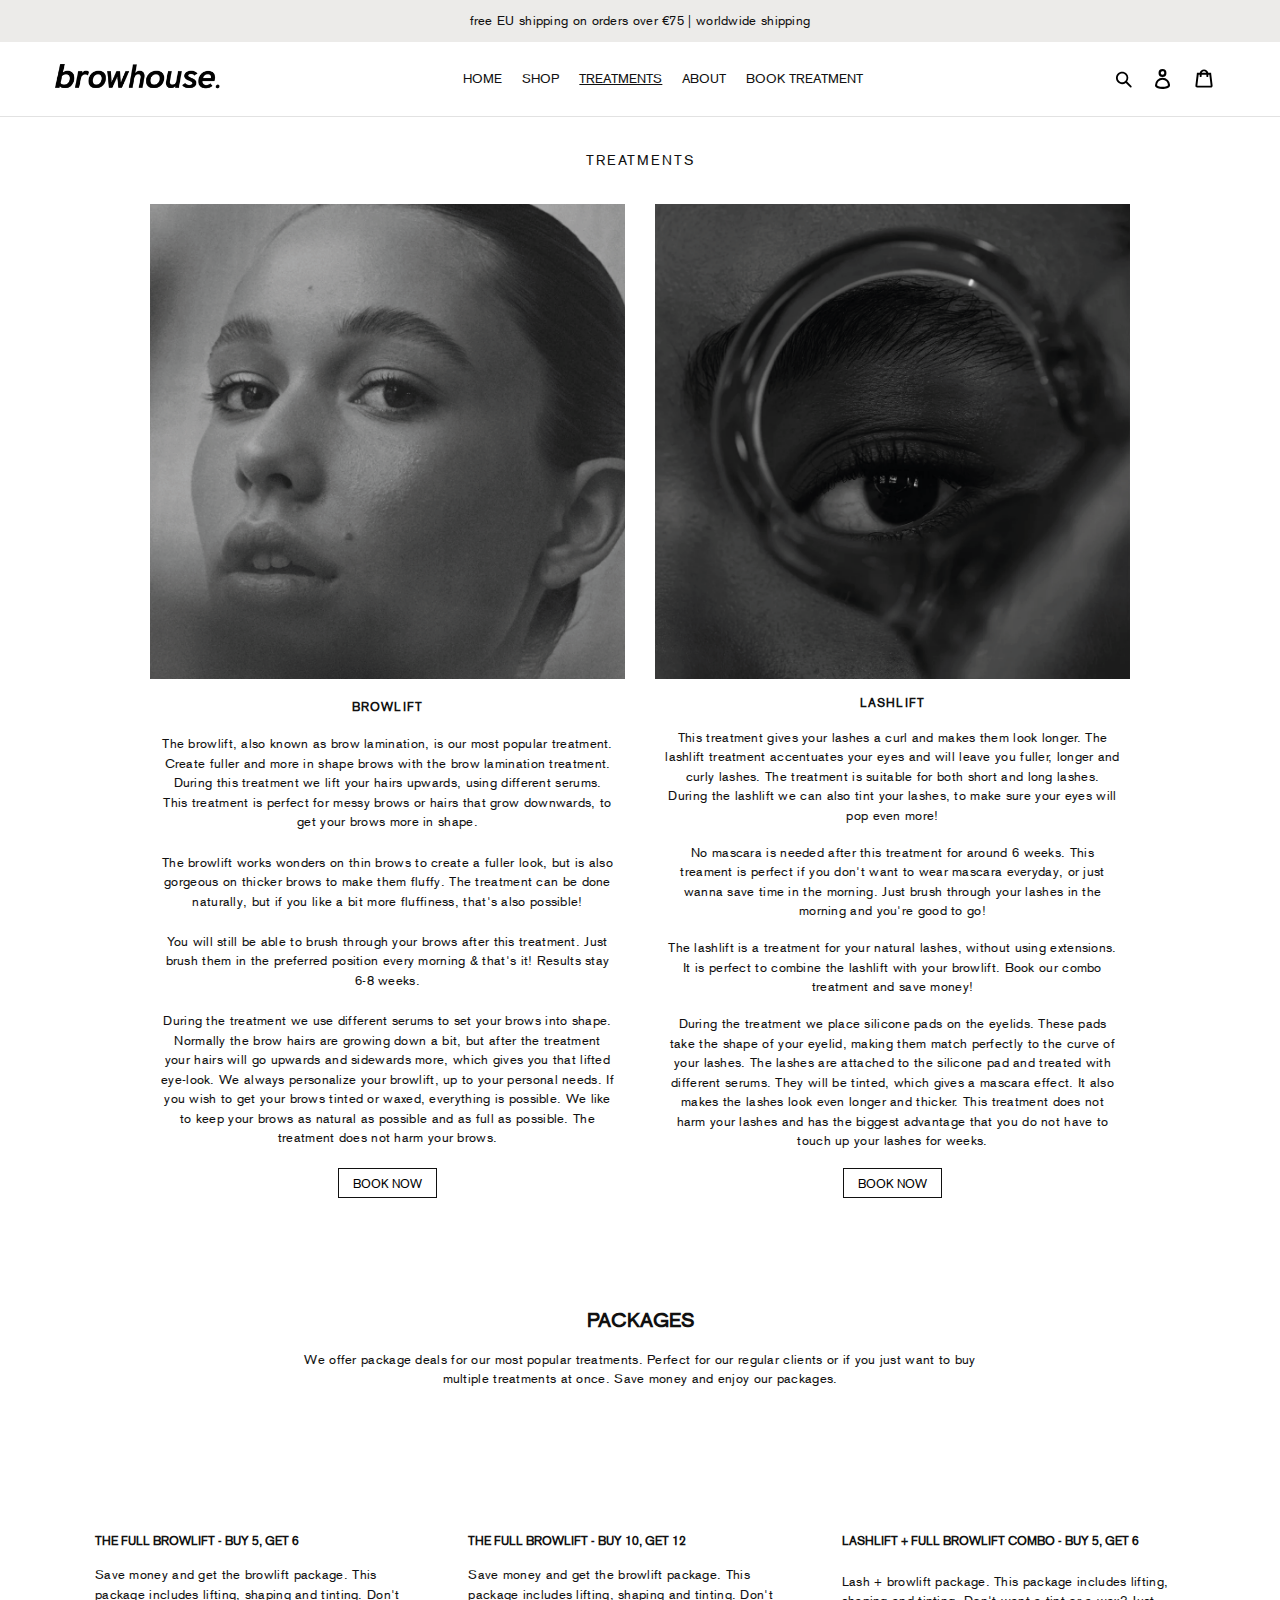
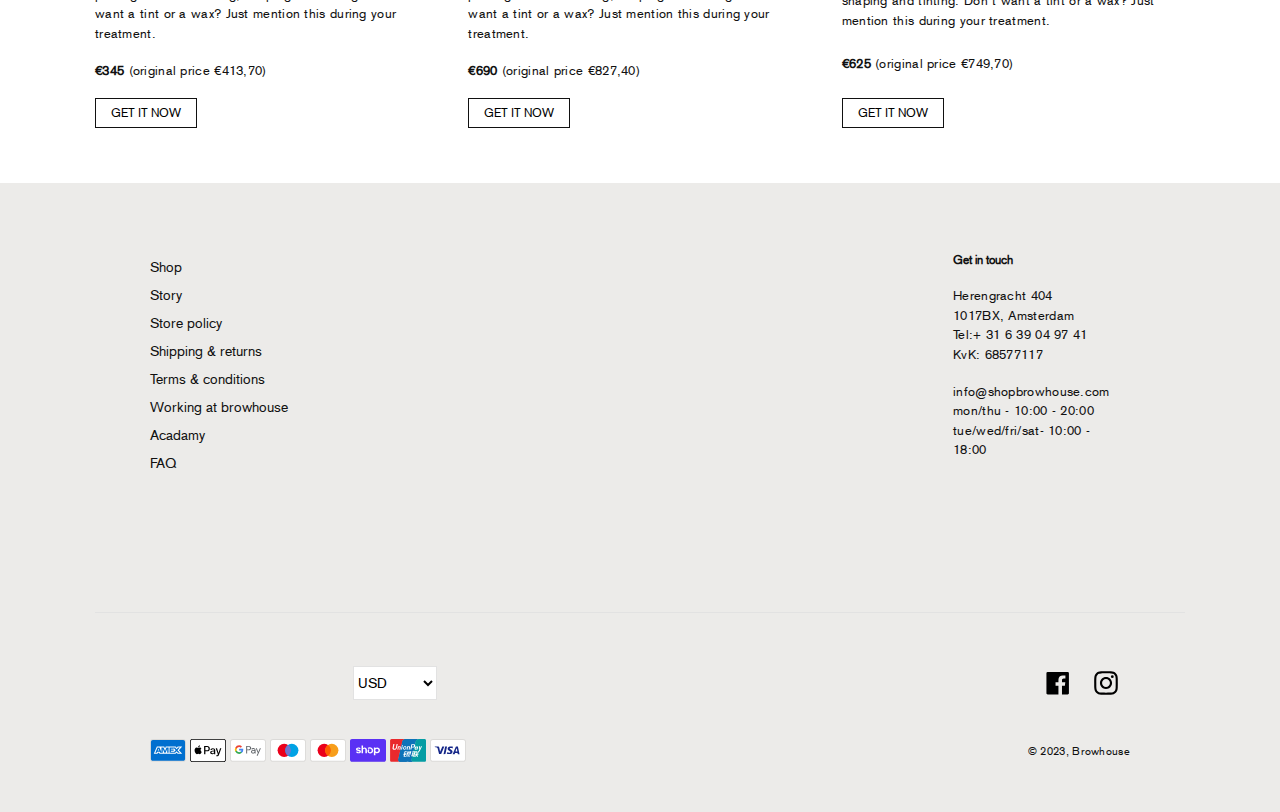
<file: index.html>
<!doctype html>
<html lang="nl">

<head>
	<meta charset="UTF-8">
	<meta name="author" content="Magdalena Mijatovic">
	<meta name="viewport" content="width=device-width, initial-scale=1">
	<title>Browhouse | behandelingen</title>

	<link href="styles/style.css" rel="stylesheet">
	<link rel="icon" type="image/png+xml" href="images/iconLogo.png">
</head>

<body>


	<header>
		<p>free EU shipping on orders over €75 | worldwide shipping</p>
		<section>

			<a href="#"><img src="./images/logo_300x300.png" alt="Logo Browhouse"></a>

			<!-- https://stackoverflow.com/questions/26819675/navbar-highlight-for-current-page -->
			<nav>
				<ul>
					<li><a href="#">Home</a></li>
					<li><a href="shop.html">Shop</a></li>
					<li><a class="active" aria-currrent="page" href="index.html">Treatments</a></li>
					<li><a href="about.html">About</a></li>
					<li><a href="#">Book treatment</a></li>

				</ul>
			</nav>


			<nav>
				<ul>
					<li>
						<a href="#">
							<svg aria-hidden="false" focusable="true" role="presentation" viewBox="0 0 37 40"
								alt="search">
								<path
									d="M35.6 36l-9.8-9.8c4.1-5.4 3.6-13.2-1.3-18.1-5.4-5.4-14.2-5.4-19.7 0-5.4 5.4-5.4 14.2 0 19.7 2.6 2.6 6.1 4.1 9.8 4.1 3 0 5.9-1 8.3-2.8l9.8 9.8c.4.4.9.6 1.4.6s1-.2 1.4-.6c.9-.9.9-2.1.1-2.9zm-20.9-8.2c-2.6 0-5.1-1-7-2.9-3.9-3.9-3.9-10.1 0-14C9.6 9 12.2 8 14.7 8s5.1 1 7 2.9c3.9 3.9 3.9 10.1 0 14-1.9 1.9-4.4 2.9-7 2.9z">

								</path>
							</svg>
						</a>
					</li>
					<li>
						<a href="#">
							<svg aria-hidden="false" focusable="true" role="presentation" viewBox="0 0 28.33 37.68"
								alt="account">
								<path
									d="M14.17 14.9a7.45 7.45 0 1 0-7.5-7.45 7.46 7.46 0 0 0 7.5 7.45zm0-10.91a3.45 3.45 0 1 1-3.5 3.46A3.46 3.46 0 0 1 14.17 4zM14.17 16.47A14.18 14.18 0 0 0 0 30.68c0 1.41.66 4 5.11 5.66a27.17 27.17 0 0 0 9.06 1.34c6.54 0 14.17-1.84 14.17-7a14.18 14.18 0 0 0-14.17-14.21zm0 17.21c-6.3 0-10.17-1.77-10.17-3a10.17 10.17 0 1 1 20.33 0c.01 1.23-3.86 3-10.16 3z">
								</path>
							</svg>
						</a>
					</li>
					<li>
						<a href="#">
							<svg aria-hidden="false" focusable="true" role="presentation" viewBox="0 0 37 40"
								alt="shopping chart">
								<path
									d="M36.5 34.8L33.3 8h-5.9C26.7 3.9 23 .8 18.5.8S10.3 3.9 9.6 8H3.7L.5 34.8c-.2 1.5.4 2.4.9 3 .5.5 1.4 1.2 3.1 1.2h28c1.3 0 2.4-.4 3.1-1.3.7-.7 1-1.8.9-2.9zm-18-30c2.2 0 4.1 1.4 4.7 3.2h-9.5c.7-1.9 2.6-3.2 4.8-3.2zM4.5 35l2.8-23h2.2v3c0 1.1.9 2 2 2s2-.9 2-2v-3h10v3c0 1.1.9 2 2 2s2-.9 2-2v-3h2.2l2.8 23h-28z">
								</path>
							</svg>
						</a>
					</li>
				</ul>
			</nav>

			<button aria-hidden="true">
				<svg focusable="false" role="presentation" viewBox="0 0 37 40" alt="">
					<path
						d="M33.5 25h-30c-1.1 0-2-.9-2-2s.9-2 2-2h30c1.1 0 2 .9 2 2s-.9 2-2 2zm0-11.5h-30c-1.1 0-2-.9-2-2s.9-2 2-2h30c1.1 0 2 .9 2 2s-.9 2-2 2zm0 23h-30c-1.1 0-2-.9-2-2s.9-2 2-2h30c1.1 0 2 .9 2 2s-.9 2-2 2z">
					</path>
				</svg>
			</button>

			<button aria-hidden="true">
				<svg focusable="false" role="presentation" viewBox="0 0 40 40" alt="">
					<path
						d="M23.868 20.015L39.117 4.78c1.11-1.108 1.11-2.77 0-3.877-1.109-1.108-2.773-1.108-3.882 0L19.986 16.137 4.737.904C3.628-.204 1.965-.204.856.904c-1.11 1.108-1.11 2.77 0 3.877l15.249 15.234L.855 35.248c-1.108 1.108-1.108 2.77 0 3.877.555.554 1.248.831 1.942.831s1.386-.277 1.94-.83l15.25-15.234 15.248 15.233c.555.554 1.248.831 1.941.831s1.387-.277 1.941-.83c1.11-1.109 1.11-2.77 0-3.878L23.868 20.015z">
					</path>
				</svg>
			</button>
		</section>



	</header>
<!-- <h1>Welcome on the Browhouse site.</h1> -->
	<main>


		<section>
			<h2>Treatments</h2>
			<ul>
				<li>
					<img src="./images/browlift.png" alt="Woman with nice lifted eyebrows">
					<h4>Browlift</h4>
					<p>The browlift, also known as brow lamination, is our most popular treatment. Create fuller and
						more in shape brows with the brow lamination treatment. During this treatment we lift your hairs
						upwards, using different serums. This treatment is perfect for messy brows or hairs that grow
						downwards, to get your brows more in shape.</p>

					<p>The browlift works wonders on thin brows to create a fuller look, but is also gorgeous on
						thicker brows to make them fluffy. The treatment can be done naturally, but if you like a bit
						more fluffiness, that's also possible!</p>

					<p>You will still be able to brush through your brows after this treatment. Just brush them in the
						preferred position every morning & that's it! Results stay 6-8 weeks.</p>

					<p>During the treatment we use different serums to set your brows into shape. Normally the brow
						hairs are growing down a bit, but after the treatment your hairs will go upwards and sidewards
						more, which gives you that lifted eye-look. We always personalize your browlift, up to your
						personal needs. If you wish to get your brows tinted or waxed, everything is possible. We like
						to keep your brows as natural as possible and as full as possible. The treatment does not harm
						your brows.</p>
					<button>Book now</button>
				</li>

				<li>
					<img src="./images/lashlift.png" alt="Woman with nice lifted lashes">
					<h4>Lashlift</h4>
					<p>This treatment gives your lashes a curl and makes them look longer. The lashlift treatment
						accentuates your eyes and will leave you fuller, longer and curly lashes. The treatment is
						suitable for both short and long lashes. During the lashlift we can also tint your lashes, to
						make sure your eyes will pop even more!</p>

					<p>No mascara is needed after this treatment for around 6 weeks. This treament is perfect if you
						don't want to wear mascara everyday, or just wanna save time in the morning. Just brush through
						your lashes in the morning and you're good to go!</p>

					<p>The lashlift is a treatment for your natural lashes, without using extensions. It is perfect to
						combine the lashlift with your browlift. Book our combo treatment and save money!</p>

					<p>During the treatment we place silicone pads on the eyelids. These pads take the shape of your
						eyelid, making them match perfectly to the curve of your lashes. The lashes are attached to the
						silicone pad and treated with different serums. They will be tinted, which gives a mascara
						effect. It also makes the lashes look even longer and thicker. This treatment does not harm your
						lashes and has the biggest advantage that you do not have to touch up your lashes for weeks.</p>

					<button>Book now</button>
				</li>
			</ul>

		</section>

		<section>
			<h3>packages</h3>
			<p>We offer package deals for our most popular treatments. Perfect for our regular clients or if you just
				want to buy multiple treatments at once. Save money and enjoy our packages.</p>
		</section>

		<section>
			<ul>
				<li>
					<h4>The full browlift - buy 5, get 6</h4>
					<p>Save money and get the browlift package. This package includes lifting, shaping and tinting.
						Don't want a tint or a wax? Just mention this during your treatment.
					</p>
					<p><span>€345 </span>(original price €413,70)</p>
					<button>Get it now</button>
				</li>

				<li>
					<h4>the full browlift - buy 10, get 12</h4>
					<p>Save money and get the browlift package. This package includes lifting, shaping and tinting.
						Don't want a tint or a wax? Just mention this during your treatment.</p>
					<p><span>€690</span> (original price €827,40)</p>
					<button>Get it now</button>
				</li>
				<li>
					<h4>lashlift + full browlift combo - buy 5, get 6</h4>
					<p>Lash + browlift package. This package includes lifting, shaping and tinting. Don't want a tint or
						a wax? Just mention this during your treatment.</p>
					<p><span>€625</span> (original price €749,70)</p>
					<button>Get it now</button>
				</li>
			</ul>
		</section>
	</main>

	<footer>
		<section>
			<nav>
				<ul>
					<li>
						<a href="shop.html">Shop</a>
					</li>
					<li>
						<a href="#">Story</a>
					</li>
					<li>
						<a href="#">Store policy</a>
					</li>
					<li>
						<a href="#">Shipping & returns</a>
					</li>
					<li>
						<a href="#">Terms & conditions</a>
					</li>
					<li>
						<a href="#">Working at browhouse</a>
					</li>
					<li>
						<a href="#">Acadamy</a>
					</li>
					<li>
						<a href="#">FAQ</a>
					</li>
				</ul>
			</nav>
			<section>
				<!-- https://www.freecodecamp.org/news/html-new-line-br-tag-line-break/ -->
				<h5>Get in touch</h5>
				<p>
					Herengracht 404<br>
					1017BX, Amsterdam<br>
					Tel:+ 31 6 39 04 97 41<br>
					KvK: 68577117<br>
				</p>

				<p> <a href="#">info@shopbrowhouse.com</a><br>
					mon/thu - 10:00 - 20:00<br>
					tue/wed/fri/sat- 10:00 - 18:00<br>
				</p>
			</section>
		</section>




		<section>
			
				<!-- https://www.html-code-generator.com/html/drop-down/currency-names -->
				<select >
					<option value="USD">usd</option>
					<option value="EUR">eur</option>
					<option value="JPY">jpy</option>
					<option value="GBP">gbp</option>
					<option value="AUD">aud</option>
					<option value="CAD">cad</option>
					<option value="CHF">chf</option>
					<option value="CNY">cny</option>
					<option value="NZD">nzd</option>
					<option value="HKD">hkd</option>
				</select>
			

			<ul>
				<li><a href="https://www.facebook.com/browhousenl/"><svg aria-hidden="false" focusable="true" alt="link to facebook"
							role="presentation" viewBox="0 0 20 20">
							<path
								d="M18.05.811q.439 0 .744.305t.305.744v16.637q0 .439-.305.744t-.744.305h-4.732v-7.221h2.415l.342-2.854h-2.757v-1.83q0-.659.293-1t1.073-.342h1.488V3.762q-.976-.098-2.171-.098-1.634 0-2.635.964t-1 2.72V9.47H7.951v2.854h2.415v7.221H1.413q-.439 0-.744-.305t-.305-.744V1.859q0-.439.305-.744T1.413.81H18.05z">
							</path>
						</svg></a></li>
				<li><a href="https://www.instagram.com/browhouse"><svg aria-hidden="true" focusable="false" alt="link to instagram"
							role="presentation" viewBox="0 0 512 512">
							<path
								d="M256 49.5c67.3 0 75.2.3 101.8 1.5 24.6 1.1 37.9 5.2 46.8 8.7 11.8 4.6 20.2 10 29 18.8s14.3 17.2 18.8 29c3.4 8.9 7.6 22.2 8.7 46.8 1.2 26.6 1.5 34.5 1.5 101.8s-.3 75.2-1.5 101.8c-1.1 24.6-5.2 37.9-8.7 46.8-4.6 11.8-10 20.2-18.8 29s-17.2 14.3-29 18.8c-8.9 3.4-22.2 7.6-46.8 8.7-26.6 1.2-34.5 1.5-101.8 1.5s-75.2-.3-101.8-1.5c-24.6-1.1-37.9-5.2-46.8-8.7-11.8-4.6-20.2-10-29-18.8s-14.3-17.2-18.8-29c-3.4-8.9-7.6-22.2-8.7-46.8-1.2-26.6-1.5-34.5-1.5-101.8s.3-75.2 1.5-101.8c1.1-24.6 5.2-37.9 8.7-46.8 4.6-11.8 10-20.2 18.8-29s17.2-14.3 29-18.8c8.9-3.4 22.2-7.6 46.8-8.7 26.6-1.3 34.5-1.5 101.8-1.5m0-45.4c-68.4 0-77 .3-103.9 1.5C125.3 6.8 107 11.1 91 17.3c-16.6 6.4-30.6 15.1-44.6 29.1-14 14-22.6 28.1-29.1 44.6-6.2 16-10.5 34.3-11.7 61.2C4.4 179 4.1 187.6 4.1 256s.3 77 1.5 103.9c1.2 26.8 5.5 45.1 11.7 61.2 6.4 16.6 15.1 30.6 29.1 44.6 14 14 28.1 22.6 44.6 29.1 16 6.2 34.3 10.5 61.2 11.7 26.9 1.2 35.4 1.5 103.9 1.5s77-.3 103.9-1.5c26.8-1.2 45.1-5.5 61.2-11.7 16.6-6.4 30.6-15.1 44.6-29.1 14-14 22.6-28.1 29.1-44.6 6.2-16 10.5-34.3 11.7-61.2 1.2-26.9 1.5-35.4 1.5-103.9s-.3-77-1.5-103.9c-1.2-26.8-5.5-45.1-11.7-61.2-6.4-16.6-15.1-30.6-29.1-44.6-14-14-28.1-22.6-44.6-29.1-16-6.2-34.3-10.5-61.2-11.7-27-1.1-35.6-1.4-104-1.4z">
							</path>
							<path
								d="M256 126.6c-71.4 0-129.4 57.9-129.4 129.4s58 129.4 129.4 129.4 129.4-58 129.4-129.4-58-129.4-129.4-129.4zm0 213.4c-46.4 0-84-37.6-84-84s37.6-84 84-84 84 37.6 84 84-37.6 84-84 84z">

							</path>
							<circle cx="390.5" cy="121.5" r="30.2"></circle>
						</svg></a></li>
			</ul>

			<ul>
				<li><svg xmlns="http://www.w3.org/2000/svg" role="img" viewBox="0 0 38 24"
						aria-labelledby="pi-american_express">
						<title id="pi-american_express">American Express</title>
						<g fill="none">
							<path fill="#000"
								d="M35,0 L3,0 C1.3,0 0,1.3 0,3 L0,21 C0,22.7 1.4,24 3,24 L35,24 C36.7,24 38,22.7 38,21 L38,3 C38,1.3 36.6,0 35,0 Z"
								opacity=".07"></path>
							<path fill="#006FCF"
								d="M35,1 C36.1,1 37,1.9 37,3 L37,21 C37,22.1 36.1,23 35,23 L3,23 C1.9,23 1,22.1 1,21 L1,3 C1,1.9 1.9,1 3,1 L35,1">
							</path>
							<path fill="#FFF"
								d="M8.971,10.268 L9.745,12.144 L8.203,12.144 L8.971,10.268 Z M25.046,10.346 L22.069,10.346 L22.069,11.173 L24.998,11.173 L24.998,12.412 L22.075,12.412 L22.075,13.334 L25.052,13.334 L25.052,14.073 L27.129,11.828 L25.052,9.488 L25.046,10.346 L25.046,10.346 Z M10.983,8.006 L14.978,8.006 L15.865,9.941 L16.687,8 L27.057,8 L28.135,9.19 L29.25,8 L34.013,8 L30.494,11.852 L33.977,15.68 L29.143,15.68 L28.065,14.49 L26.94,15.68 L10.03,15.68 L9.536,14.49 L8.406,14.49 L7.911,15.68 L4,15.68 L7.286,8 L10.716,8 L10.983,8.006 Z M19.646,9.084 L17.407,9.084 L15.907,12.62 L14.282,9.084 L12.06,9.084 L12.06,13.894 L10,9.084 L8.007,9.084 L5.625,14.596 L7.18,14.596 L7.674,13.406 L10.27,13.406 L10.764,14.596 L13.484,14.596 L13.484,10.661 L15.235,14.602 L16.425,14.602 L18.165,10.673 L18.165,14.603 L19.623,14.603 L19.647,9.083 L19.646,9.084 Z M28.986,11.852 L31.517,9.084 L29.695,9.084 L28.094,10.81 L26.546,9.084 L20.652,9.084 L20.652,14.602 L26.462,14.602 L28.076,12.864 L29.624,14.602 L31.499,14.602 L28.987,11.852 L28.986,11.852 Z">
							</path>
						</g>
					</svg></li>
				<li><svg viewBox="0 0 165.521 105.965"><path fill="#000"
							d="M150.698 0H14.823c-.566 0-1.133 0-1.698.003-.477.004-.953.009-1.43.022-1.039.028-2.087.09-3.113.274a10.51 10.51 0 0 0-2.958.975 9.932 9.932 0 0 0-4.35 4.35 10.463 10.463 0 0 0-.975 2.96C.113 9.611.052 10.658.024 11.696a70.22 70.22 0 0 0-.022 1.43C0 13.69 0 14.256 0 14.823v76.318c0 .567 0 1.132.002 1.699.003.476.009.953.022 1.43.028 1.036.09 2.084.275 3.11a10.46 10.46 0 0 0 .974 2.96 9.897 9.897 0 0 0 1.83 2.52 9.874 9.874 0 0 0 2.52 1.83c.947.483 1.917.79 2.96.977 1.025.183 2.073.245 3.112.273.477.011.953.017 1.43.02.565.004 1.132.004 1.698.004h135.875c.565 0 1.132 0 1.697-.004.476-.002.952-.009 1.431-.02 1.037-.028 2.085-.09 3.113-.273a10.478 10.478 0 0 0 2.958-.977 9.955 9.955 0 0 0 4.35-4.35c.483-.947.789-1.917.974-2.96.186-1.026.246-2.074.274-3.11.013-.477.02-.954.022-1.43.004-.567.004-1.132.004-1.699V14.824c0-.567 0-1.133-.004-1.699a63.067 63.067 0 0 0-.022-1.429c-.028-1.038-.088-2.085-.274-3.112a10.4 10.4 0 0 0-.974-2.96 9.94 9.94 0 0 0-4.35-4.35A10.52 10.52 0 0 0 156.939.3c-1.028-.185-2.076-.246-3.113-.274a71.417 71.417 0 0 0-1.431-.022C151.83 0 151.263 0 150.698 0z">
						</path>
						<path fill="#FFF"
							d="M150.698 3.532l1.672.003c.452.003.905.008 1.36.02.793.022 1.719.065 2.583.22.75.135 1.38.34 1.984.648a6.392 6.392 0 0 1 2.804 2.807c.306.6.51 1.226.645 1.983.154.854.197 1.783.218 2.58.013.45.019.9.02 1.36.005.557.005 1.113.005 1.671v76.318c0 .558 0 1.114-.004 1.682-.002.45-.008.9-.02 1.35-.022.796-.065 1.725-.221 2.589a6.855 6.855 0 0 1-.645 1.975 6.397 6.397 0 0 1-2.808 2.807c-.6.306-1.228.511-1.971.645-.881.157-1.847.2-2.574.22-.457.01-.912.017-1.379.019-.555.004-1.113.004-1.669.004H14.801c-.55 0-1.1 0-1.66-.004a74.993 74.993 0 0 1-1.35-.018c-.744-.02-1.71-.064-2.584-.22a6.938 6.938 0 0 1-1.986-.65 6.337 6.337 0 0 1-1.622-1.18 6.355 6.355 0 0 1-1.178-1.623 6.935 6.935 0 0 1-.646-1.985c-.156-.863-.2-1.788-.22-2.578a66.088 66.088 0 0 1-.02-1.355l-.003-1.327V14.474l.002-1.325a66.7 66.7 0 0 1 .02-1.357c.022-.792.065-1.717.222-2.587a6.924 6.924 0 0 1 .646-1.981c.304-.598.7-1.144 1.18-1.623a6.386 6.386 0 0 1 1.624-1.18 6.96 6.96 0 0 1 1.98-.646c.865-.155 1.792-.198 2.586-.22.452-.012.905-.017 1.354-.02l1.677-.003h135.875">
						</path>
						<g>
							<g>
								<path fill="#000"
									d="M43.508 35.77c1.404-1.755 2.356-4.112 2.105-6.52-2.054.102-4.56 1.355-6.012 3.112-1.303 1.504-2.456 3.959-2.156 6.266 2.306.2 4.61-1.152 6.063-2.858">
								</path>
								<path fill="#000"
									d="M45.587 39.079c-3.35-.2-6.196 1.9-7.795 1.9-1.6 0-4.049-1.8-6.698-1.751-3.447.05-6.645 2-8.395 5.1-3.598 6.2-.95 15.4 2.55 20.45 1.699 2.5 3.747 5.25 6.445 5.151 2.55-.1 3.549-1.65 6.647-1.65 3.097 0 3.997 1.65 6.696 1.6 2.798-.05 4.548-2.5 6.247-5 1.95-2.85 2.747-5.6 2.797-5.75-.05-.05-5.396-2.101-5.446-8.251-.05-5.15 4.198-7.6 4.398-7.751-2.399-3.548-6.147-3.948-7.447-4.048">
								</path>
							</g>
							<g>
								<path fill="#000"
									d="M78.973 32.11c7.278 0 12.347 5.017 12.347 12.321 0 7.33-5.173 12.373-12.529 12.373h-8.058V69.62h-5.822V32.11h14.062zm-8.24 19.807h6.68c5.07 0 7.954-2.729 7.954-7.46 0-4.73-2.885-7.434-7.928-7.434h-6.706v14.894z">
								</path>
								<path fill="#000"
									d="M92.764 61.847c0-4.809 3.665-7.564 10.423-7.98l7.252-.442v-2.08c0-3.04-2.001-4.704-5.562-4.704-2.938 0-5.07 1.507-5.51 3.82h-5.252c.157-4.86 4.731-8.395 10.918-8.395 6.654 0 10.995 3.483 10.995 8.89v18.663h-5.38v-4.497h-.13c-1.534 2.937-4.914 4.782-8.579 4.782-5.406 0-9.175-3.222-9.175-8.057zm17.675-2.417v-2.106l-6.472.416c-3.64.234-5.536 1.585-5.536 3.95 0 2.288 1.975 3.77 5.068 3.77 3.95 0 6.94-2.522 6.94-6.03z">
								</path>
								<path fill="#000"
									d="M120.975 79.652v-4.496c.364.051 1.247.103 1.715.103 2.573 0 4.029-1.09 4.913-3.899l.52-1.663-9.852-27.293h6.082l6.863 22.146h.13l6.862-22.146h5.927l-10.216 28.67c-2.34 6.577-5.017 8.735-10.683 8.735-.442 0-1.872-.052-2.261-.157z">
								</path>
							</g>
						</g>
					</svg></li>
				<li><svg viewBox="0 0 38 24">
						<path d="M35 0H3C1.3 0 0 1.3 0 3v18c0 1.7 1.4 3 3 3h32c1.7 0 3-1.3 3-3V3c0-1.7-1.4-3-3-3z"
							fill="#000" opacity=".07"></path>
						<path d="M35 1c1.1 0 2 .9 2 2v18c0 1.1-.9 2-2 2H3c-1.1 0-2-.9-2-2V3c0-1.1.9-2 2-2h32"
							fill="#FFF"></path>
						<path
							d="M18.093 11.976v3.2h-1.018v-7.9h2.691a2.447 2.447 0 0 1 1.747.692 2.28 2.28 0 0 1 .11 3.224l-.11.116c-.47.447-1.098.69-1.747.674l-1.673-.006zm0-3.732v2.788h1.698c.377.012.741-.135 1.005-.404a1.391 1.391 0 0 0-1.005-2.354l-1.698-.03zm6.484 1.348c.65-.03 1.286.188 1.778.613.445.43.682 1.03.65 1.649v3.334h-.969v-.766h-.049a1.93 1.93 0 0 1-1.673.931 2.17 2.17 0 0 1-1.496-.533 1.667 1.667 0 0 1-.613-1.324 1.606 1.606 0 0 1 .613-1.336 2.746 2.746 0 0 1 1.698-.515c.517-.02 1.03.093 1.49.331v-.208a1.134 1.134 0 0 0-.417-.901 1.416 1.416 0 0 0-.98-.368 1.545 1.545 0 0 0-1.319.717l-.895-.564a2.488 2.488 0 0 1 2.182-1.06zM23.29 13.52a.79.79 0 0 0 .337.662c.223.176.5.269.785.263.429-.001.84-.17 1.146-.472.305-.286.478-.685.478-1.103a2.047 2.047 0 0 0-1.324-.374 1.716 1.716 0 0 0-1.03.294.883.883 0 0 0-.392.73zm9.286-3.75l-3.39 7.79h-1.048l1.281-2.728-2.224-5.062h1.103l1.612 3.885 1.569-3.885h1.097z"
							fill="#5F6368"></path>
						<path
							d="M13.986 11.284c0-.308-.024-.616-.073-.92h-4.29v1.747h2.451a2.096 2.096 0 0 1-.9 1.373v1.134h1.464a4.433 4.433 0 0 0 1.348-3.334z"
							fill="#4285F4"></path>
						<path
							d="M9.629 15.721a4.352 4.352 0 0 0 3.01-1.097l-1.466-1.14a2.752 2.752 0 0 1-4.094-1.44H5.577v1.17a4.53 4.53 0 0 0 4.052 2.507z"
							fill="#34A853"></path>
						<path
							d="M7.079 12.05a2.709 2.709 0 0 1 0-1.735v-1.17H5.577a4.505 4.505 0 0 0 0 4.075l1.502-1.17z"
							fill="#FBBC04"></path>
						<path
							d="M9.629 8.44a2.452 2.452 0 0 1 1.74.68l1.3-1.293a4.37 4.37 0 0 0-3.065-1.183 4.53 4.53 0 0 0-4.027 2.5l1.502 1.171a2.715 2.715 0 0 1 2.55-1.875z"
							fill="#EA4335"></path>
					</svg></li>
				<li><svg viewBox="0 0 38 24">
						<path opacity=".07"
							d="M35 0H3C1.3 0 0 1.3 0 3v18c0 1.7 1.4 3 3 3h32c1.7 0 3-1.3 3-3V3c0-1.7-1.4-3-3-3z"></path>
						<path fill="#fff"
							d="M35 1c1.1 0 2 .9 2 2v18c0 1.1-.9 2-2 2H3c-1.1 0-2-.9-2-2V3c0-1.1.9-2 2-2h32"></path>
						<circle fill="#EB001B" cx="15" cy="12" r="7"></circle>
						<circle fill="#00A2E5" cx="23" cy="12" r="7"></circle>
						<path fill="#7375CF"
							d="M22 12c0-2.4-1.2-4.5-3-5.7-1.8 1.3-3 3.4-3 5.7s1.2 4.5 3 5.7c1.8-1.2 3-3.3 3-5.7z">
						</path>
					</svg></li>
				<li><svg viewBox="0 0 38 24">
						<path opacity=".07"
							d="M35 0H3C1.3 0 0 1.3 0 3v18c0 1.7 1.4 3 3 3h32c1.7 0 3-1.3 3-3V3c0-1.7-1.4-3-3-3z"></path>
						<path fill="#fff"
							d="M35 1c1.1 0 2 .9 2 2v18c0 1.1-.9 2-2 2H3c-1.1 0-2-.9-2-2V3c0-1.1.9-2 2-2h32"></path>
						<circle fill="#EB001B" cx="15" cy="12" r="7"></circle>
						<circle fill="#F79E1B" cx="23" cy="12" r="7"></circle>
						<path fill="#FF5F00"
							d="M22 12c0-2.4-1.2-4.5-3-5.7-1.8 1.3-3 3.4-3 5.7s1.2 4.5 3 5.7c1.8-1.2 3-3.3 3-5.7z">
						</path>
					</svg></li>
				<li><svg viewBox="0 0 38 24">
						<path opacity=".07"
							d="M35 0H3C1.3 0 0 1.3 0 3v18c0 1.7 1.4 3 3 3h32c1.7 0 3-1.3 3-3V3c0-1.7-1.4-3-3-3z"
							fill="#000"></path>
						<path
							d="M35.889 0C37.05 0 38 .982 38 2.182v19.636c0 1.2-.95 2.182-2.111 2.182H2.11C.95 24 0 23.018 0 21.818V2.182C0 .982.95 0 2.111 0H35.89z"
							fill="#5A31F4"></path>
						<path
							d="M9.35 11.368c-1.017-.223-1.47-.31-1.47-.705 0-.372.306-.558.92-.558.54 0 .934.238 1.225.704a.079.079 0 00.104.03l1.146-.584a.082.082 0 00.032-.114c-.475-.831-1.353-1.286-2.51-1.286-1.52 0-2.464.755-2.464 1.956 0 1.275 1.15 1.597 2.17 1.82 1.02.222 1.474.31 1.474.705 0 .396-.332.582-.993.582-.612 0-1.065-.282-1.34-.83a.08.08 0 00-.107-.035l-1.143.57a.083.083 0 00-.036.111c.454.92 1.384 1.437 2.627 1.437 1.583 0 2.539-.742 2.539-1.98s-1.155-1.598-2.173-1.82v-.003zM15.49 8.855c-.65 0-1.224.232-1.636.646a.04.04 0 01-.069-.03v-2.64a.08.08 0 00-.08-.081H12.27a.08.08 0 00-.08.082v8.194a.08.08 0 00.08.082h1.433a.08.08 0 00.081-.082v-3.594c0-.695.528-1.227 1.239-1.227.71 0 1.226.521 1.226 1.227v3.594a.08.08 0 00.081.082h1.433a.08.08 0 00.081-.082v-3.594c0-1.51-.981-2.577-2.355-2.577zM20.753 8.62c-.778 0-1.507.24-2.03.588a.082.082 0 00-.027.109l.632 1.088a.08.08 0 00.11.03 2.5 2.5 0 011.318-.366c1.25 0 2.17.891 2.17 2.068 0 1.003-.736 1.745-1.669 1.745-.76 0-1.288-.446-1.288-1.077 0-.361.152-.657.548-.866a.08.08 0 00.032-.113l-.596-1.018a.08.08 0 00-.098-.035c-.799.299-1.359 1.018-1.359 1.984 0 1.46 1.152 2.55 2.76 2.55 1.877 0 3.227-1.313 3.227-3.195 0-2.018-1.57-3.492-3.73-3.492zM28.675 8.843c-.724 0-1.373.27-1.845.746-.026.027-.069.007-.069-.029v-.572a.08.08 0 00-.08-.082h-1.397a.08.08 0 00-.08.082v8.182a.08.08 0 00.08.081h1.433a.08.08 0 00.081-.081v-2.683c0-.036.043-.054.069-.03a2.6 2.6 0 001.808.7c1.682 0 2.993-1.373 2.993-3.157s-1.313-3.157-2.993-3.157zm-.271 4.929c-.956 0-1.681-.768-1.681-1.783s.723-1.783 1.681-1.783c.958 0 1.68.755 1.68 1.783 0 1.027-.713 1.783-1.681 1.783h.001z"
							fill="#fff"></path>
					</svg></li>
				<li><svg viewBox="-36 25 38 24">
						<path fill="#005B9A"
							d="M-36 46.8v.7-.7zM-18.3 25v24h-7.2c-1.3 0-2.1-1-1.8-2.3l4.4-19.4c.3-1.3 1.9-2.3 3.2-2.3h1.4zm12.6 0c-1.3 0-2.9 1-3.2 2.3l-4.5 19.4c-.3 1.3.5 2.3 1.8 2.3h-4.9V25h10.8z">
						</path>
						<path fill="#E9292D"
							d="M-19.7 25c-1.3 0-2.9 1.1-3.2 2.3l-4.4 19.4c-.3 1.3.5 2.3 1.8 2.3h-8.9c-.8 0-1.5-.6-1.5-1.4v-21c0-.8.7-1.6 1.5-1.6h14.7z">
						</path>
						<path fill="#0E73B9"
							d="M-5.7 25c-1.3 0-2.9 1.1-3.2 2.3l-4.4 19.4c-.3 1.3.5 2.3 1.8 2.3H-26h.5c-1.3 0-2.1-1-1.8-2.3l4.4-19.4c.3-1.3 1.9-2.3 3.2-2.3h14z">
						</path>
						<path fill="#059DA4"
							d="M2 26.6v21c0 .8-.6 1.4-1.5 1.4h-12.1c-1.3 0-2.1-1.1-1.8-2.3l4.5-19.4C-8.6 26-7 25-5.7 25H.5c.9 0 1.5.7 1.5 1.6z">
						</path>
						<path fill="#fff"
							d="M-21.122 38.645h.14c.14 0 .28-.07.28-.14l.42-.63h1.19l-.21.35h1.4l-.21.63h-1.68c-.21.28-.42.42-.7.42h-.84l.21-.63m-.21.91h3.01l-.21.7h-1.19l-.21.7h1.19l-.21.7h-1.19l-.28 1.05c-.07.14 0 .28.28.21h.98l-.21.7h-1.89c-.35 0-.49-.21-.35-.63l.35-1.33h-.77l.21-.7h.77l.21-.7h-.7l.21-.7zm4.83-1.75v.42s.56-.42 1.12-.42h1.96l-.77 2.66c-.07.28-.35.49-.77.49h-2.24l-.49 1.89c0 .07 0 .14.14.14h.42l-.14.56h-1.12c-.42 0-.56-.14-.49-.35l1.47-5.39h.91zm1.68.77h-1.75l-.21.7s.28-.21.77-.21h1.05l.14-.49zm-.63 1.68c.14 0 .21 0 .21-.14l.14-.35h-1.75l-.14.56 1.54-.07zm-1.19.84h.98v.42h.28c.14 0 .21-.07.21-.14l.07-.28h.84l-.14.49c-.07.35-.35.49-.77.56h-.56v.77c0 .14.07.21.35.21h.49l-.14.56h-1.19c-.35 0-.49-.14-.49-.49l.07-2.1zm4.2-2.45l.21-.84h1.19l-.07.28s.56-.28 1.05-.28h1.47l-.21.84h-.21l-1.12 3.85h.21l-.21.77h-.21l-.07.35h-1.19l.07-.35h-2.17l.21-.77h.21l1.12-3.85h-.28m1.26 0l-.28 1.05s.49-.21.91-.28c.07-.35.21-.77.21-.77h-.84zm-.49 1.54l-.28 1.12s.56-.28.98-.28c.14-.42.21-.77.21-.77l-.91-.07zm.21 2.31l.21-.77h-.84l-.21.77h.84zm2.87-4.69h1.12l.07.42c0 .07.07.14.21.14h.21l-.21.7h-.77c-.28 0-.49-.07-.49-.35l-.14-.91zm-.35 1.47h3.57l-.21.77h-1.19l-.21.7h1.12l-.21.77h-1.26l-.28.42h.63l.14.84c0 .07.07.14.21.14h.21l-.21.7h-.7c-.35 0-.56-.07-.56-.35l-.14-.77-.56.84c-.14.21-.35.35-.63.35h-1.05l.21-.7h.35c.14 0 .21-.07.35-.21l.84-1.26h-1.05l.21-.77h1.19l.21-.7h-1.19l.21-.77zm-19.74-5.04c-.14.7-.42 1.19-.91 1.54-.49.35-1.12.56-1.89.56-.7 0-1.26-.21-1.54-.56-.21-.28-.35-.56-.35-.98 0-.14 0-.35.07-.56l.84-3.92h1.19l-.77 3.92v.28c0 .21.07.35.14.49.14.21.35.28.7.28s.7-.07.91-.28c.21-.21.42-.42.49-.77l.77-3.92h1.19l-.84 3.92m1.12-1.54h.84l-.07.49.14-.14c.28-.28.63-.42 1.05-.42.35 0 .63.14.77.35.14.21.21.49.14.91l-.49 2.38h-.91l.42-2.17c.07-.28.07-.49 0-.56-.07-.14-.21-.14-.35-.14-.21 0-.42.07-.56.21-.14.14-.28.35-.28.63l-.42 2.03h-.91l.63-3.57m9.8 0h.84l-.07.49.14-.14c.28-.28.63-.42 1.05-.42.35 0 .63.14.77.35s.21.49.14.91l-.49 2.38h-.91l.42-2.24c.07-.21 0-.42-.07-.49-.07-.14-.21-.14-.35-.14-.21 0-.42.07-.56.21-.14.14-.28.35-.28.63l-.42 2.03h-.91l.7-3.57m-5.81 0h.98l-.77 3.5h-.98l.77-3.5m.35-1.33h.98l-.21.84h-.98l.21-.84zm1.4 4.55c-.21-.21-.35-.56-.35-.98v-.21c0-.07 0-.21.07-.28.14-.56.35-1.05.7-1.33.35-.35.84-.49 1.33-.49.42 0 .77.14 1.05.35.21.21.35.56.35.98v.21c0 .07 0 .21-.07.28-.14.56-.35.98-.7 1.33-.35.35-.84.49-1.33.49-.35 0-.7-.14-1.05-.35m1.89-.7c.14-.21.28-.49.35-.84v-.35c0-.21-.07-.35-.14-.49a.635.635 0 0 0-.49-.21c-.28 0-.49.07-.63.28-.14.21-.28.49-.35.84v.28c0 .21.07.35.14.49.14.14.28.21.49.21.28.07.42 0 .63-.21m6.51-4.69h2.52c.49 0 .84.14 1.12.35.28.21.35.56.35.91v.28c0 .07 0 .21-.07.28-.07.49-.35.98-.7 1.26-.42.35-.84.49-1.4.49h-1.4l-.42 2.03h-1.19l1.19-5.6m.56 2.59h1.12c.28 0 .49-.07.7-.21.14-.14.28-.35.35-.63v-.28c0-.21-.07-.35-.21-.42-.14-.07-.35-.14-.7-.14h-.91l-.35 1.68zm8.68 3.71c-.35.77-.7 1.26-.91 1.47-.21.21-.63.7-1.61.7l.07-.63c.84-.28 1.26-1.4 1.54-1.96l-.28-3.78h1.19l.07 2.38.91-2.31h1.05l-2.03 4.13m-2.94-3.85l-.42.28c-.42-.35-.84-.56-1.54-.21-.98.49-1.89 4.13.91 2.94l.14.21h1.12l.7-3.29-.91.07m-.56 1.82c-.21.56-.56.84-.91.77-.28-.14-.35-.63-.21-1.19.21-.56.56-.84.91-.77.28.14.35.63.21 1.19">
						</path>
					</svg></li>
				<li><svg viewBox="0 0 38 24">
						<path opacity=".07"
							d="M35 0H3C1.3 0 0 1.3 0 3v18c0 1.7 1.4 3 3 3h32c1.7 0 3-1.3 3-3V3c0-1.7-1.4-3-3-3z"></path>
						<path fill="#fff"
							d="M35 1c1.1 0 2 .9 2 2v18c0 1.1-.9 2-2 2H3c-1.1 0-2-.9-2-2V3c0-1.1.9-2 2-2h32"></path>
						<path
							d="M28.3 10.1H28c-.4 1-.7 1.5-1 3h1.9c-.3-1.5-.3-2.2-.6-3zm2.9 5.9h-1.7c-.1 0-.1 0-.2-.1l-.2-.9-.1-.2h-2.4c-.1 0-.2 0-.2.2l-.3.9c0 .1-.1.1-.1.1h-2.1l.2-.5L27 8.7c0-.5.3-.7.8-.7h1.5c.1 0 .2 0 .2.2l1.4 6.5c.1.4.2.7.2 1.1.1.1.1.1.1.2zm-13.4-.3l.4-1.8c.1 0 .2.1.2.1.7.3 1.4.5 2.1.4.2 0 .5-.1.7-.2.5-.2.5-.7.1-1.1-.2-.2-.5-.3-.8-.5-.4-.2-.8-.4-1.1-.7-1.2-1-.8-2.4-.1-3.1.6-.4.9-.8 1.7-.8 1.2 0 2.5 0 3.1.2h.1c-.1.6-.2 1.1-.4 1.7-.5-.2-1-.4-1.5-.4-.3 0-.6 0-.9.1-.2 0-.3.1-.4.2-.2.2-.2.5 0 .7l.5.4c.4.2.8.4 1.1.6.5.3 1 .8 1.1 1.4.2.9-.1 1.7-.9 2.3-.5.4-.7.6-1.4.6-1.4 0-2.5.1-3.4-.2-.1.2-.1.2-.2.1zm-3.5.3c.1-.7.1-.7.2-1 .5-2.2 1-4.5 1.4-6.7.1-.2.1-.3.3-.3H18c-.2 1.2-.4 2.1-.7 3.2-.3 1.5-.6 3-1 4.5 0 .2-.1.2-.3.2M5 8.2c0-.1.2-.2.3-.2h3.4c.5 0 .9.3 1 .8l.9 4.4c0 .1 0 .1.1.2 0-.1.1-.1.1-.1l2.1-5.1c-.1-.1 0-.2.1-.2h2.1c0 .1 0 .1-.1.2l-3.1 7.3c-.1.2-.1.3-.2.4-.1.1-.3 0-.5 0H9.7c-.1 0-.2 0-.2-.2L7.9 9.5c-.2-.2-.5-.5-.9-.6-.6-.3-1.7-.5-1.9-.5L5 8.2z"
							fill="#142688"></path>
					</svg></li>
			</ul>

			<p>© 2023, Browhouse</p>

		</section>
	</footer>


	<script defer src="scripts/script.js"></script>
</body>

</html>
</file>
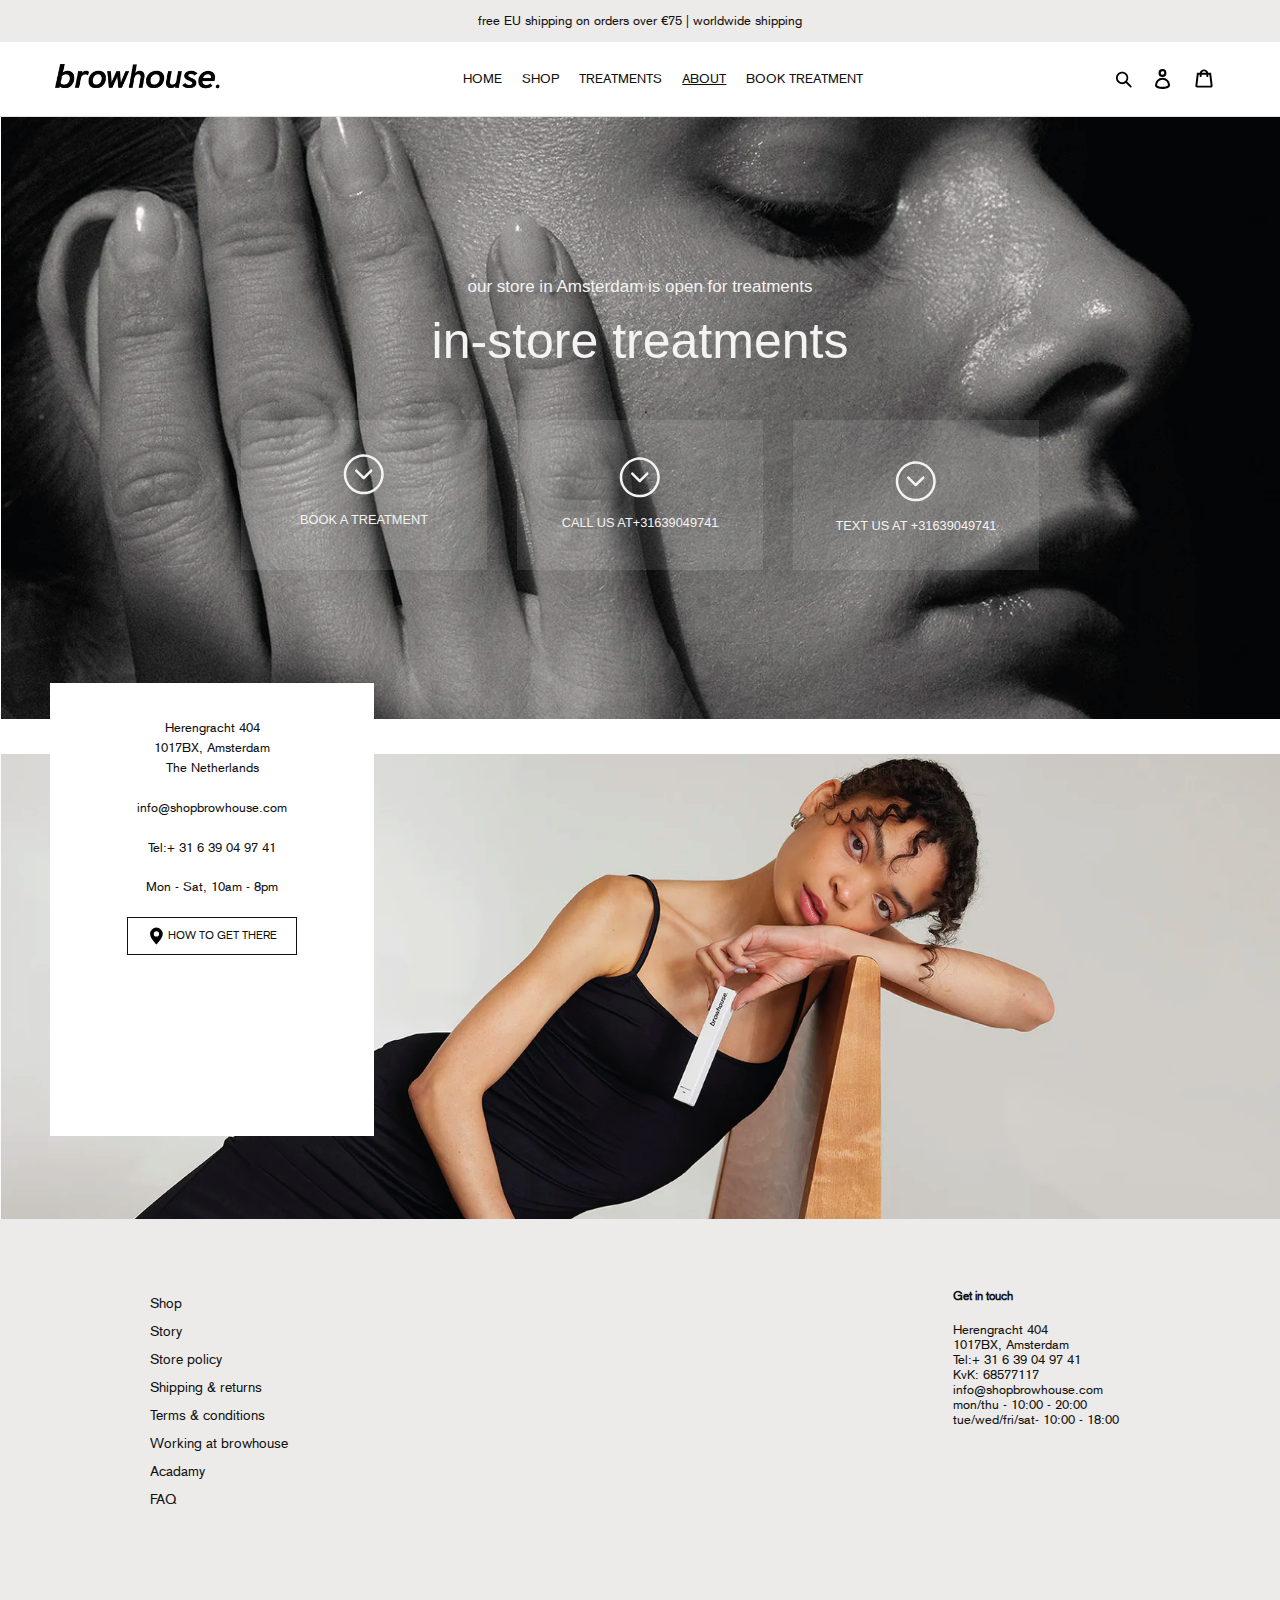
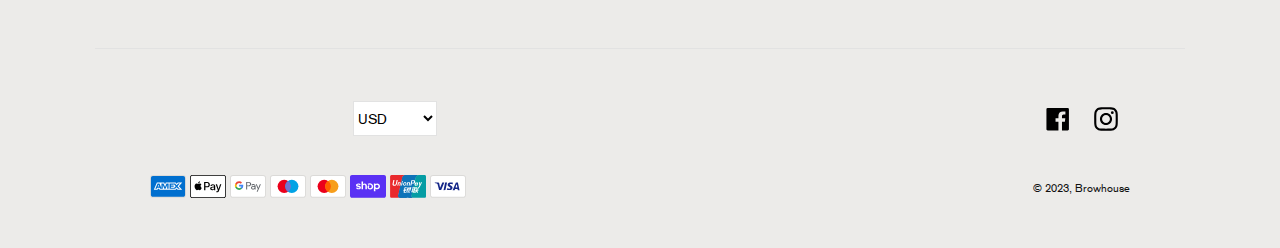
<file: about.html>
<!doctype html>
<html lang="nl">

<head>
    <meta charset="UTF-8">
    <meta name="author" content="Magdalena Mijatovic">
    <meta name="viewport" content="width=device-width, initial-scale=1">
    <title>Browhouse | behandelingen</title>

    <link href="styles/about.css" rel="stylesheet">
    <link rel="icon" type="image/png+xml" href="images/iconLogo.png">
</head>

<body>
    <header>
        <p>free EU shipping on orders over €75 | worldwide shipping</p>
        <section>

            <a href="#"><img src="./images/logo_300x300.png" alt="Logo Browhouse"></a>

            <!-- https://stackoverflow.com/questions/26819675/navbar-highlight-for-current-page -->
            <nav>
                <ul>
                    <li><a href="#">Home</a></li>
                    <li><a href="shop.html">Shop</a></li>
                    <li><a href="index.html">Treatments</a></li>
                    <li><a class="active" aria-currrent="page" href="about.html">About</a></li>
                    <li><a href="#">Book treatment</a></li>

                </ul>
            </nav>


            <nav>
                <ul>
                    <li>
                        <a href="#">
                            <svg aria-hidden="true" focusable="false" role="presentation" viewBox="0 0 37 40"
                                alt="search">
                                <path
                                    d="M35.6 36l-9.8-9.8c4.1-5.4 3.6-13.2-1.3-18.1-5.4-5.4-14.2-5.4-19.7 0-5.4 5.4-5.4 14.2 0 19.7 2.6 2.6 6.1 4.1 9.8 4.1 3 0 5.9-1 8.3-2.8l9.8 9.8c.4.4.9.6 1.4.6s1-.2 1.4-.6c.9-.9.9-2.1.1-2.9zm-20.9-8.2c-2.6 0-5.1-1-7-2.9-3.9-3.9-3.9-10.1 0-14C9.6 9 12.2 8 14.7 8s5.1 1 7 2.9c3.9 3.9 3.9 10.1 0 14-1.9 1.9-4.4 2.9-7 2.9z">

                                </path>
                            </svg>
                        </a>
                    </li>
                    <li>
                        <a href="#">
                            <svg aria-hidden="true" focusable="false" role="presentation" viewBox="0 0 28.33 37.68"
                                alt="account">
                                <path
                                    d="M14.17 14.9a7.45 7.45 0 1 0-7.5-7.45 7.46 7.46 0 0 0 7.5 7.45zm0-10.91a3.45 3.45 0 1 1-3.5 3.46A3.46 3.46 0 0 1 14.17 4zM14.17 16.47A14.18 14.18 0 0 0 0 30.68c0 1.41.66 4 5.11 5.66a27.17 27.17 0 0 0 9.06 1.34c6.54 0 14.17-1.84 14.17-7a14.18 14.18 0 0 0-14.17-14.21zm0 17.21c-6.3 0-10.17-1.77-10.17-3a10.17 10.17 0 1 1 20.33 0c.01 1.23-3.86 3-10.16 3z">
                                </path>
                            </svg>
                        </a>
                    </li>
                    <li>
                        <a href="#">
                            <svg aria-hidden="true" focusable="false" role="presentation" viewBox="0 0 37 40"
                                alt="shopping chart">
                                <path
                                    d="M36.5 34.8L33.3 8h-5.9C26.7 3.9 23 .8 18.5.8S10.3 3.9 9.6 8H3.7L.5 34.8c-.2 1.5.4 2.4.9 3 .5.5 1.4 1.2 3.1 1.2h28c1.3 0 2.4-.4 3.1-1.3.7-.7 1-1.8.9-2.9zm-18-30c2.2 0 4.1 1.4 4.7 3.2h-9.5c.7-1.9 2.6-3.2 4.8-3.2zM4.5 35l2.8-23h2.2v3c0 1.1.9 2 2 2s2-.9 2-2v-3h10v3c0 1.1.9 2 2 2s2-.9 2-2v-3h2.2l2.8 23h-28z">
                                </path>
                            </svg>
                        </a>
                    </li>
                </ul>
            </nav>

            <button aria-hidden="true">
                <svg focusable="false" role="presentation" viewBox="0 0 37 40" alt="">
                    <path
                        d="M33.5 25h-30c-1.1 0-2-.9-2-2s.9-2 2-2h30c1.1 0 2 .9 2 2s-.9 2-2 2zm0-11.5h-30c-1.1 0-2-.9-2-2s.9-2 2-2h30c1.1 0 2 .9 2 2s-.9 2-2 2zm0 23h-30c-1.1 0-2-.9-2-2s.9-2 2-2h30c1.1 0 2 .9 2 2s-.9 2-2 2z">
                    </path>
                </svg>
            </button>

            <button aria-hidden="true">
                <svg focusable="false" role="presentation" viewBox="0 0 40 40" alt="">
                    <path
                        d="M23.868 20.015L39.117 4.78c1.11-1.108 1.11-2.77 0-3.877-1.109-1.108-2.773-1.108-3.882 0L19.986 16.137 4.737.904C3.628-.204 1.965-.204.856.904c-1.11 1.108-1.11 2.77 0 3.877l15.249 15.234L.855 35.248c-1.108 1.108-1.108 2.77 0 3.877.555.554 1.248.831 1.942.831s1.386-.277 1.94-.83l15.25-15.234 15.248 15.233c.555.554 1.248.831 1.941.831s1.387-.277 1.941-.83c1.11-1.109 1.11-2.77 0-3.878L23.868 20.015z">
                    </path>
                </svg>
            </button>
        </section>
    </header>


    <main>

        <section>
            <section>
                <h2>our store in Amsterdam is open for treatments</h2>
                <h3>in-store treatments</h3>

                <ul>
                    <li><svg viewBox="0 0 24 24">
                            <path
                                d="M15.762 2.958a10.212 10.212 0 0 1 3.174 2.148c.905.905 1.621 1.963 2.148 3.174s.791 2.507.791 3.887-.264 2.676-.791 3.887-1.244 2.269-2.148 3.174c-.905.905-1.963 1.621-3.174 2.148s-2.507.791-3.887.791-2.676-.264-3.887-.791-2.269-1.243-3.174-2.148c-.905-.905-1.621-1.963-2.148-3.174s-.791-2.506-.791-3.887c0-1.38.264-2.676.791-3.887s1.243-2.269 2.148-3.174c.905-.905 1.963-1.621 3.174-2.148s2.506-.791 3.887-.791a9.62 9.62 0 0 1 3.887.791zm-.479 17.265a8.909 8.909 0 0 0 2.773-1.875 8.909 8.909 0 0 0 1.875-2.773c.462-1.061.693-2.197.693-3.408s-.231-2.347-.693-3.408a8.909 8.909 0 0 0-1.875-2.773 8.909 8.909 0 0 0-2.773-1.875c-1.062-.462-2.197-.693-3.408-.693s-2.347.23-3.408.692a8.902 8.902 0 0 0-2.774 1.875 8.909 8.909 0 0 0-1.875 2.773c-.462 1.062-.693 2.197-.693 3.408s.231 2.347.693 3.408a8.886 8.886 0 0 0 1.875 2.773 8.909 8.909 0 0 0 2.773 1.875c1.061.462 2.197.693 3.408.693s2.348-.229 3.409-.692zm.342-10.556c.169 0 .319.059.449.176.117.13.176.28.176.449a.652.652 0 0 1-.176.449l-3.75 3.75a.877.877 0 0 1-.215.127.596.596 0 0 1-.468 0 .877.877 0 0 1-.215-.127l-3.75-3.75a.652.652 0 0 1-.176-.449c0-.169.059-.319.176-.449a.652.652 0 0 1 .449-.176c.169 0 .319.059.449.176l3.301 3.32 3.301-3.32a.646.646 0 0 1 .449-.176z">
                            </path>
                        </svg>
                        <a href="#">Book a treatment</a>
                    </li>
                    <li><svg viewBox="0 0 24 24">
                            <path
                                d="M15.762 2.958a10.212 10.212 0 0 1 3.174 2.148c.905.905 1.621 1.963 2.148 3.174s.791 2.507.791 3.887-.264 2.676-.791 3.887-1.244 2.269-2.148 3.174c-.905.905-1.963 1.621-3.174 2.148s-2.507.791-3.887.791-2.676-.264-3.887-.791-2.269-1.243-3.174-2.148c-.905-.905-1.621-1.963-2.148-3.174s-.791-2.506-.791-3.887c0-1.38.264-2.676.791-3.887s1.243-2.269 2.148-3.174c.905-.905 1.963-1.621 3.174-2.148s2.506-.791 3.887-.791a9.62 9.62 0 0 1 3.887.791zm-.479 17.265a8.909 8.909 0 0 0 2.773-1.875 8.909 8.909 0 0 0 1.875-2.773c.462-1.061.693-2.197.693-3.408s-.231-2.347-.693-3.408a8.909 8.909 0 0 0-1.875-2.773 8.909 8.909 0 0 0-2.773-1.875c-1.062-.462-2.197-.693-3.408-.693s-2.347.23-3.408.692a8.902 8.902 0 0 0-2.774 1.875 8.909 8.909 0 0 0-1.875 2.773c-.462 1.062-.693 2.197-.693 3.408s.231 2.347.693 3.408a8.886 8.886 0 0 0 1.875 2.773 8.909 8.909 0 0 0 2.773 1.875c1.061.462 2.197.693 3.408.693s2.348-.229 3.409-.692zm.342-10.556c.169 0 .319.059.449.176.117.13.176.28.176.449a.652.652 0 0 1-.176.449l-3.75 3.75a.877.877 0 0 1-.215.127.596.596 0 0 1-.468 0 .877.877 0 0 1-.215-.127l-3.75-3.75a.652.652 0 0 1-.176-.449c0-.169.059-.319.176-.449a.652.652 0 0 1 .449-.176c.169 0 .319.059.449.176l3.301 3.32 3.301-3.32a.646.646 0 0 1 .449-.176z">
                            </path>
                        </svg>
                        </p>Call us at+31639049741</p>
                    </li>
                    <li><svg viewBox="0 0 24 24">
                            <path
                                d="M15.762 2.958a10.212 10.212 0 0 1 3.174 2.148c.905.905 1.621 1.963 2.148 3.174s.791 2.507.791 3.887-.264 2.676-.791 3.887-1.244 2.269-2.148 3.174c-.905.905-1.963 1.621-3.174 2.148s-2.507.791-3.887.791-2.676-.264-3.887-.791-2.269-1.243-3.174-2.148c-.905-.905-1.621-1.963-2.148-3.174s-.791-2.506-.791-3.887c0-1.38.264-2.676.791-3.887s1.243-2.269 2.148-3.174c.905-.905 1.963-1.621 3.174-2.148s2.506-.791 3.887-.791a9.62 9.62 0 0 1 3.887.791zm-.479 17.265a8.909 8.909 0 0 0 2.773-1.875 8.909 8.909 0 0 0 1.875-2.773c.462-1.061.693-2.197.693-3.408s-.231-2.347-.693-3.408a8.909 8.909 0 0 0-1.875-2.773 8.909 8.909 0 0 0-2.773-1.875c-1.062-.462-2.197-.693-3.408-.693s-2.347.23-3.408.692a8.902 8.902 0 0 0-2.774 1.875 8.909 8.909 0 0 0-1.875 2.773c-.462 1.062-.693 2.197-.693 3.408s.231 2.347.693 3.408a8.886 8.886 0 0 0 1.875 2.773 8.909 8.909 0 0 0 2.773 1.875c1.061.462 2.197.693 3.408.693s2.348-.229 3.409-.692zm.342-10.556c.169 0 .319.059.449.176.117.13.176.28.176.449a.652.652 0 0 1-.176.449l-3.75 3.75a.877.877 0 0 1-.215.127.596.596 0 0 1-.468 0 .877.877 0 0 1-.215-.127l-3.75-3.75a.652.652 0 0 1-.176-.449c0-.169.059-.319.176-.449a.652.652 0 0 1 .449-.176c.169 0 .319.059.449.176l3.301 3.32 3.301-3.32a.646.646 0 0 1 .449-.176z">
                            </path>
                        </svg>
                        <p>Text us at +31639049741</p>
                    </li>
                </ul>
            </section>
        </section>

        <section>
            <section>
                <section>
                <!-- https://www.freecodecamp.org/news/html-new-line-br-tag-line-break/ -->
                <p>
                    Herengracht 404<br>
                    1017BX, Amsterdam<br>
                    The Netherlands<br>
                </p>

                <p> <a href="#">info@shopbrowhouse.com</a><br>
                    Tel:+ 31 6 39 04 97 41<br>
                </p>
                <p>
                    Mon - Sat, 10am - 8pm
                </p>
                <a href="https://maps.google.com/?daddr=Herengracht%20404">
                    <svg aria-hidden="true" focusable="false" role="presentation" viewBox="0 0 32 32">
                        <path d="M4 12a12 12 0 0 1 24 0c0 8-12 20-12 20S4 20 4 12m7 0a5 5 0 0 0 10 0 5 5 0 0 0-10 0z">
                        </path>
                    </svg>
                    How to get there</a>
    
                </section>

                
                <img src="./images/about_browgel.png" alt="woman with browgel">
        

            </section>

        </section>

    </main>


    <footer>
        <section>
            <nav>
                <ul>
                    <li>
                        <a href="shop.html">Shop</a>
                    </li>
                    <li>
                        <a href="#">Story</a>
                    </li>
                    <li>
                        <a href="#">Store policy</a>
                    </li>
                    <li>
                        <a href="#">Shipping & returns</a>
                    </li>
                    <li>
                        <a href="#">Terms & conditions</a>
                    </li>
                    <li>
                        <a href="#">Working at browhouse</a>
                    </li>
                    <li>
                        <a href="#">Acadamy</a>
                    </li>
                    <li>
                        <a href="#">FAQ</a>
                    </li>
                </ul>
            </nav>
            <section>
                <!-- https://www.freecodecamp.org/news/html-new-line-br-tag-line-break/ -->
                <h5>Get in touch</h5>
                <p>
                    Herengracht 404<br>
                    1017BX, Amsterdam<br>
                    Tel:+ 31 6 39 04 97 41<br>
                    KvK: 68577117<br>
                </p>

                <p> <a href="#">info@shopbrowhouse.com</a><br>
                    mon/thu - 10:00 - 20:00<br>
                    tue/wed/fri/sat- 10:00 - 18:00<br>
                </p>
            </section>
        </section>




        <section>

            <!-- https://www.html-code-generator.com/html/drop-down/currency-names -->
            <select>
                <option value="USD">usd</option>
                <option value="EUR">eur</option>
                <option value="JPY">jpy</option>
                <option value="GBP">gbp</option>
                <option value="AUD">aud</option>
                <option value="CAD">cad</option>
                <option value="CHF">chf</option>
                <option value="CNY">cny</option>
                <option value="NZD">nzd</option>
                <option value="HKD">hkd</option>
            </select>


            <ul>
                <li><a href="https://www.facebook.com/browhousenl/"><svg aria-hidden="true" focusable="false" alt="facebook"
                            role="presentation" viewBox="0 0 20 20">
                            <path
                                d="M18.05.811q.439 0 .744.305t.305.744v16.637q0 .439-.305.744t-.744.305h-4.732v-7.221h2.415l.342-2.854h-2.757v-1.83q0-.659.293-1t1.073-.342h1.488V3.762q-.976-.098-2.171-.098-1.634 0-2.635.964t-1 2.72V9.47H7.951v2.854h2.415v7.221H1.413q-.439 0-.744-.305t-.305-.744V1.859q0-.439.305-.744T1.413.81H18.05z">
                            </path>
                        </svg></a></li>
                <li><a href="https://www.instagram.com/browhouse"><svg aria-hidden="true" focusable="false" alt="instagram"
                            role="presentation" viewBox="0 0 512 512">
                            <path
                                d="M256 49.5c67.3 0 75.2.3 101.8 1.5 24.6 1.1 37.9 5.2 46.8 8.7 11.8 4.6 20.2 10 29 18.8s14.3 17.2 18.8 29c3.4 8.9 7.6 22.2 8.7 46.8 1.2 26.6 1.5 34.5 1.5 101.8s-.3 75.2-1.5 101.8c-1.1 24.6-5.2 37.9-8.7 46.8-4.6 11.8-10 20.2-18.8 29s-17.2 14.3-29 18.8c-8.9 3.4-22.2 7.6-46.8 8.7-26.6 1.2-34.5 1.5-101.8 1.5s-75.2-.3-101.8-1.5c-24.6-1.1-37.9-5.2-46.8-8.7-11.8-4.6-20.2-10-29-18.8s-14.3-17.2-18.8-29c-3.4-8.9-7.6-22.2-8.7-46.8-1.2-26.6-1.5-34.5-1.5-101.8s.3-75.2 1.5-101.8c1.1-24.6 5.2-37.9 8.7-46.8 4.6-11.8 10-20.2 18.8-29s17.2-14.3 29-18.8c8.9-3.4 22.2-7.6 46.8-8.7 26.6-1.3 34.5-1.5 101.8-1.5m0-45.4c-68.4 0-77 .3-103.9 1.5C125.3 6.8 107 11.1 91 17.3c-16.6 6.4-30.6 15.1-44.6 29.1-14 14-22.6 28.1-29.1 44.6-6.2 16-10.5 34.3-11.7 61.2C4.4 179 4.1 187.6 4.1 256s.3 77 1.5 103.9c1.2 26.8 5.5 45.1 11.7 61.2 6.4 16.6 15.1 30.6 29.1 44.6 14 14 28.1 22.6 44.6 29.1 16 6.2 34.3 10.5 61.2 11.7 26.9 1.2 35.4 1.5 103.9 1.5s77-.3 103.9-1.5c26.8-1.2 45.1-5.5 61.2-11.7 16.6-6.4 30.6-15.1 44.6-29.1 14-14 22.6-28.1 29.1-44.6 6.2-16 10.5-34.3 11.7-61.2 1.2-26.9 1.5-35.4 1.5-103.9s-.3-77-1.5-103.9c-1.2-26.8-5.5-45.1-11.7-61.2-6.4-16.6-15.1-30.6-29.1-44.6-14-14-28.1-22.6-44.6-29.1-16-6.2-34.3-10.5-61.2-11.7-27-1.1-35.6-1.4-104-1.4z">
                            </path>
                            <path
                                d="M256 126.6c-71.4 0-129.4 57.9-129.4 129.4s58 129.4 129.4 129.4 129.4-58 129.4-129.4-58-129.4-129.4-129.4zm0 213.4c-46.4 0-84-37.6-84-84s37.6-84 84-84 84 37.6 84 84-37.6 84-84 84z">

                            </path>
                            <circle cx="390.5" cy="121.5" r="30.2"></circle>
                        </svg></a></li>
            </ul>

            <ul>
                <li><svg xmlns="http://www.w3.org/2000/svg" role="img" viewBox="0 0 38 24"
                        aria-labelledby="pi-american_express">
                        <title id="pi-american_express">American Express</title>
                        <g fill="none">
                            <path fill="#000"
                                d="M35,0 L3,0 C1.3,0 0,1.3 0,3 L0,21 C0,22.7 1.4,24 3,24 L35,24 C36.7,24 38,22.7 38,21 L38,3 C38,1.3 36.6,0 35,0 Z"
                                opacity=".07"></path>
                            <path fill="#006FCF"
                                d="M35,1 C36.1,1 37,1.9 37,3 L37,21 C37,22.1 36.1,23 35,23 L3,23 C1.9,23 1,22.1 1,21 L1,3 C1,1.9 1.9,1 3,1 L35,1">
                            </path>
                            <path fill="#FFF"
                                d="M8.971,10.268 L9.745,12.144 L8.203,12.144 L8.971,10.268 Z M25.046,10.346 L22.069,10.346 L22.069,11.173 L24.998,11.173 L24.998,12.412 L22.075,12.412 L22.075,13.334 L25.052,13.334 L25.052,14.073 L27.129,11.828 L25.052,9.488 L25.046,10.346 L25.046,10.346 Z M10.983,8.006 L14.978,8.006 L15.865,9.941 L16.687,8 L27.057,8 L28.135,9.19 L29.25,8 L34.013,8 L30.494,11.852 L33.977,15.68 L29.143,15.68 L28.065,14.49 L26.94,15.68 L10.03,15.68 L9.536,14.49 L8.406,14.49 L7.911,15.68 L4,15.68 L7.286,8 L10.716,8 L10.983,8.006 Z M19.646,9.084 L17.407,9.084 L15.907,12.62 L14.282,9.084 L12.06,9.084 L12.06,13.894 L10,9.084 L8.007,9.084 L5.625,14.596 L7.18,14.596 L7.674,13.406 L10.27,13.406 L10.764,14.596 L13.484,14.596 L13.484,10.661 L15.235,14.602 L16.425,14.602 L18.165,10.673 L18.165,14.603 L19.623,14.603 L19.647,9.083 L19.646,9.084 Z M28.986,11.852 L31.517,9.084 L29.695,9.084 L28.094,10.81 L26.546,9.084 L20.652,9.084 L20.652,14.602 L26.462,14.602 L28.076,12.864 L29.624,14.602 L31.499,14.602 L28.987,11.852 L28.986,11.852 Z">
                            </path>
                        </g>
                    </svg></li>
                <li><svg viewBox="0 0 165.521 105.965">
                        <path fill="#000"
                            d="M150.698 0H14.823c-.566 0-1.133 0-1.698.003-.477.004-.953.009-1.43.022-1.039.028-2.087.09-3.113.274a10.51 10.51 0 0 0-2.958.975 9.932 9.932 0 0 0-4.35 4.35 10.463 10.463 0 0 0-.975 2.96C.113 9.611.052 10.658.024 11.696a70.22 70.22 0 0 0-.022 1.43C0 13.69 0 14.256 0 14.823v76.318c0 .567 0 1.132.002 1.699.003.476.009.953.022 1.43.028 1.036.09 2.084.275 3.11a10.46 10.46 0 0 0 .974 2.96 9.897 9.897 0 0 0 1.83 2.52 9.874 9.874 0 0 0 2.52 1.83c.947.483 1.917.79 2.96.977 1.025.183 2.073.245 3.112.273.477.011.953.017 1.43.02.565.004 1.132.004 1.698.004h135.875c.565 0 1.132 0 1.697-.004.476-.002.952-.009 1.431-.02 1.037-.028 2.085-.09 3.113-.273a10.478 10.478 0 0 0 2.958-.977 9.955 9.955 0 0 0 4.35-4.35c.483-.947.789-1.917.974-2.96.186-1.026.246-2.074.274-3.11.013-.477.02-.954.022-1.43.004-.567.004-1.132.004-1.699V14.824c0-.567 0-1.133-.004-1.699a63.067 63.067 0 0 0-.022-1.429c-.028-1.038-.088-2.085-.274-3.112a10.4 10.4 0 0 0-.974-2.96 9.94 9.94 0 0 0-4.35-4.35A10.52 10.52 0 0 0 156.939.3c-1.028-.185-2.076-.246-3.113-.274a71.417 71.417 0 0 0-1.431-.022C151.83 0 151.263 0 150.698 0z">
                        </path>
                        <path fill="#FFF"
                            d="M150.698 3.532l1.672.003c.452.003.905.008 1.36.02.793.022 1.719.065 2.583.22.75.135 1.38.34 1.984.648a6.392 6.392 0 0 1 2.804 2.807c.306.6.51 1.226.645 1.983.154.854.197 1.783.218 2.58.013.45.019.9.02 1.36.005.557.005 1.113.005 1.671v76.318c0 .558 0 1.114-.004 1.682-.002.45-.008.9-.02 1.35-.022.796-.065 1.725-.221 2.589a6.855 6.855 0 0 1-.645 1.975 6.397 6.397 0 0 1-2.808 2.807c-.6.306-1.228.511-1.971.645-.881.157-1.847.2-2.574.22-.457.01-.912.017-1.379.019-.555.004-1.113.004-1.669.004H14.801c-.55 0-1.1 0-1.66-.004a74.993 74.993 0 0 1-1.35-.018c-.744-.02-1.71-.064-2.584-.22a6.938 6.938 0 0 1-1.986-.65 6.337 6.337 0 0 1-1.622-1.18 6.355 6.355 0 0 1-1.178-1.623 6.935 6.935 0 0 1-.646-1.985c-.156-.863-.2-1.788-.22-2.578a66.088 66.088 0 0 1-.02-1.355l-.003-1.327V14.474l.002-1.325a66.7 66.7 0 0 1 .02-1.357c.022-.792.065-1.717.222-2.587a6.924 6.924 0 0 1 .646-1.981c.304-.598.7-1.144 1.18-1.623a6.386 6.386 0 0 1 1.624-1.18 6.96 6.96 0 0 1 1.98-.646c.865-.155 1.792-.198 2.586-.22.452-.012.905-.017 1.354-.02l1.677-.003h135.875">
                        </path>
                        <g>
                            <g>
                                <path fill="#000"
                                    d="M43.508 35.77c1.404-1.755 2.356-4.112 2.105-6.52-2.054.102-4.56 1.355-6.012 3.112-1.303 1.504-2.456 3.959-2.156 6.266 2.306.2 4.61-1.152 6.063-2.858">
                                </path>
                                <path fill="#000"
                                    d="M45.587 39.079c-3.35-.2-6.196 1.9-7.795 1.9-1.6 0-4.049-1.8-6.698-1.751-3.447.05-6.645 2-8.395 5.1-3.598 6.2-.95 15.4 2.55 20.45 1.699 2.5 3.747 5.25 6.445 5.151 2.55-.1 3.549-1.65 6.647-1.65 3.097 0 3.997 1.65 6.696 1.6 2.798-.05 4.548-2.5 6.247-5 1.95-2.85 2.747-5.6 2.797-5.75-.05-.05-5.396-2.101-5.446-8.251-.05-5.15 4.198-7.6 4.398-7.751-2.399-3.548-6.147-3.948-7.447-4.048">
                                </path>
                            </g>
                            <g>
                                <path fill="#000"
                                    d="M78.973 32.11c7.278 0 12.347 5.017 12.347 12.321 0 7.33-5.173 12.373-12.529 12.373h-8.058V69.62h-5.822V32.11h14.062zm-8.24 19.807h6.68c5.07 0 7.954-2.729 7.954-7.46 0-4.73-2.885-7.434-7.928-7.434h-6.706v14.894z">
                                </path>
                                <path fill="#000"
                                    d="M92.764 61.847c0-4.809 3.665-7.564 10.423-7.98l7.252-.442v-2.08c0-3.04-2.001-4.704-5.562-4.704-2.938 0-5.07 1.507-5.51 3.82h-5.252c.157-4.86 4.731-8.395 10.918-8.395 6.654 0 10.995 3.483 10.995 8.89v18.663h-5.38v-4.497h-.13c-1.534 2.937-4.914 4.782-8.579 4.782-5.406 0-9.175-3.222-9.175-8.057zm17.675-2.417v-2.106l-6.472.416c-3.64.234-5.536 1.585-5.536 3.95 0 2.288 1.975 3.77 5.068 3.77 3.95 0 6.94-2.522 6.94-6.03z">
                                </path>
                                <path fill="#000"
                                    d="M120.975 79.652v-4.496c.364.051 1.247.103 1.715.103 2.573 0 4.029-1.09 4.913-3.899l.52-1.663-9.852-27.293h6.082l6.863 22.146h.13l6.862-22.146h5.927l-10.216 28.67c-2.34 6.577-5.017 8.735-10.683 8.735-.442 0-1.872-.052-2.261-.157z">
                                </path>
                            </g>
                        </g>
                    </svg></li>
                <li><svg viewBox="0 0 38 24">
                        <path d="M35 0H3C1.3 0 0 1.3 0 3v18c0 1.7 1.4 3 3 3h32c1.7 0 3-1.3 3-3V3c0-1.7-1.4-3-3-3z"
                            fill="#000" opacity=".07"></path>
                        <path d="M35 1c1.1 0 2 .9 2 2v18c0 1.1-.9 2-2 2H3c-1.1 0-2-.9-2-2V3c0-1.1.9-2 2-2h32"
                            fill="#FFF"></path>
                        <path
                            d="M18.093 11.976v3.2h-1.018v-7.9h2.691a2.447 2.447 0 0 1 1.747.692 2.28 2.28 0 0 1 .11 3.224l-.11.116c-.47.447-1.098.69-1.747.674l-1.673-.006zm0-3.732v2.788h1.698c.377.012.741-.135 1.005-.404a1.391 1.391 0 0 0-1.005-2.354l-1.698-.03zm6.484 1.348c.65-.03 1.286.188 1.778.613.445.43.682 1.03.65 1.649v3.334h-.969v-.766h-.049a1.93 1.93 0 0 1-1.673.931 2.17 2.17 0 0 1-1.496-.533 1.667 1.667 0 0 1-.613-1.324 1.606 1.606 0 0 1 .613-1.336 2.746 2.746 0 0 1 1.698-.515c.517-.02 1.03.093 1.49.331v-.208a1.134 1.134 0 0 0-.417-.901 1.416 1.416 0 0 0-.98-.368 1.545 1.545 0 0 0-1.319.717l-.895-.564a2.488 2.488 0 0 1 2.182-1.06zM23.29 13.52a.79.79 0 0 0 .337.662c.223.176.5.269.785.263.429-.001.84-.17 1.146-.472.305-.286.478-.685.478-1.103a2.047 2.047 0 0 0-1.324-.374 1.716 1.716 0 0 0-1.03.294.883.883 0 0 0-.392.73zm9.286-3.75l-3.39 7.79h-1.048l1.281-2.728-2.224-5.062h1.103l1.612 3.885 1.569-3.885h1.097z"
                            fill="#5F6368"></path>
                        <path
                            d="M13.986 11.284c0-.308-.024-.616-.073-.92h-4.29v1.747h2.451a2.096 2.096 0 0 1-.9 1.373v1.134h1.464a4.433 4.433 0 0 0 1.348-3.334z"
                            fill="#4285F4"></path>
                        <path
                            d="M9.629 15.721a4.352 4.352 0 0 0 3.01-1.097l-1.466-1.14a2.752 2.752 0 0 1-4.094-1.44H5.577v1.17a4.53 4.53 0 0 0 4.052 2.507z"
                            fill="#34A853"></path>
                        <path
                            d="M7.079 12.05a2.709 2.709 0 0 1 0-1.735v-1.17H5.577a4.505 4.505 0 0 0 0 4.075l1.502-1.17z"
                            fill="#FBBC04"></path>
                        <path
                            d="M9.629 8.44a2.452 2.452 0 0 1 1.74.68l1.3-1.293a4.37 4.37 0 0 0-3.065-1.183 4.53 4.53 0 0 0-4.027 2.5l1.502 1.171a2.715 2.715 0 0 1 2.55-1.875z"
                            fill="#EA4335"></path>
                    </svg></li>
                <li><svg viewBox="0 0 38 24">
                        <path opacity=".07"
                            d="M35 0H3C1.3 0 0 1.3 0 3v18c0 1.7 1.4 3 3 3h32c1.7 0 3-1.3 3-3V3c0-1.7-1.4-3-3-3z"></path>
                        <path fill="#fff"
                            d="M35 1c1.1 0 2 .9 2 2v18c0 1.1-.9 2-2 2H3c-1.1 0-2-.9-2-2V3c0-1.1.9-2 2-2h32"></path>
                        <circle fill="#EB001B" cx="15" cy="12" r="7"></circle>
                        <circle fill="#00A2E5" cx="23" cy="12" r="7"></circle>
                        <path fill="#7375CF"
                            d="M22 12c0-2.4-1.2-4.5-3-5.7-1.8 1.3-3 3.4-3 5.7s1.2 4.5 3 5.7c1.8-1.2 3-3.3 3-5.7z">
                        </path>
                    </svg></li>
                <li><svg viewBox="0 0 38 24">
                        <path opacity=".07"
                            d="M35 0H3C1.3 0 0 1.3 0 3v18c0 1.7 1.4 3 3 3h32c1.7 0 3-1.3 3-3V3c0-1.7-1.4-3-3-3z"></path>
                        <path fill="#fff"
                            d="M35 1c1.1 0 2 .9 2 2v18c0 1.1-.9 2-2 2H3c-1.1 0-2-.9-2-2V3c0-1.1.9-2 2-2h32"></path>
                        <circle fill="#EB001B" cx="15" cy="12" r="7"></circle>
                        <circle fill="#F79E1B" cx="23" cy="12" r="7"></circle>
                        <path fill="#FF5F00"
                            d="M22 12c0-2.4-1.2-4.5-3-5.7-1.8 1.3-3 3.4-3 5.7s1.2 4.5 3 5.7c1.8-1.2 3-3.3 3-5.7z">
                        </path>
                    </svg></li>
                <li><svg viewBox="0 0 38 24">
                        <path opacity=".07"
                            d="M35 0H3C1.3 0 0 1.3 0 3v18c0 1.7 1.4 3 3 3h32c1.7 0 3-1.3 3-3V3c0-1.7-1.4-3-3-3z"
                            fill="#000"></path>
                        <path
                            d="M35.889 0C37.05 0 38 .982 38 2.182v19.636c0 1.2-.95 2.182-2.111 2.182H2.11C.95 24 0 23.018 0 21.818V2.182C0 .982.95 0 2.111 0H35.89z"
                            fill="#5A31F4"></path>
                        <path
                            d="M9.35 11.368c-1.017-.223-1.47-.31-1.47-.705 0-.372.306-.558.92-.558.54 0 .934.238 1.225.704a.079.079 0 00.104.03l1.146-.584a.082.082 0 00.032-.114c-.475-.831-1.353-1.286-2.51-1.286-1.52 0-2.464.755-2.464 1.956 0 1.275 1.15 1.597 2.17 1.82 1.02.222 1.474.31 1.474.705 0 .396-.332.582-.993.582-.612 0-1.065-.282-1.34-.83a.08.08 0 00-.107-.035l-1.143.57a.083.083 0 00-.036.111c.454.92 1.384 1.437 2.627 1.437 1.583 0 2.539-.742 2.539-1.98s-1.155-1.598-2.173-1.82v-.003zM15.49 8.855c-.65 0-1.224.232-1.636.646a.04.04 0 01-.069-.03v-2.64a.08.08 0 00-.08-.081H12.27a.08.08 0 00-.08.082v8.194a.08.08 0 00.08.082h1.433a.08.08 0 00.081-.082v-3.594c0-.695.528-1.227 1.239-1.227.71 0 1.226.521 1.226 1.227v3.594a.08.08 0 00.081.082h1.433a.08.08 0 00.081-.082v-3.594c0-1.51-.981-2.577-2.355-2.577zM20.753 8.62c-.778 0-1.507.24-2.03.588a.082.082 0 00-.027.109l.632 1.088a.08.08 0 00.11.03 2.5 2.5 0 011.318-.366c1.25 0 2.17.891 2.17 2.068 0 1.003-.736 1.745-1.669 1.745-.76 0-1.288-.446-1.288-1.077 0-.361.152-.657.548-.866a.08.08 0 00.032-.113l-.596-1.018a.08.08 0 00-.098-.035c-.799.299-1.359 1.018-1.359 1.984 0 1.46 1.152 2.55 2.76 2.55 1.877 0 3.227-1.313 3.227-3.195 0-2.018-1.57-3.492-3.73-3.492zM28.675 8.843c-.724 0-1.373.27-1.845.746-.026.027-.069.007-.069-.029v-.572a.08.08 0 00-.08-.082h-1.397a.08.08 0 00-.08.082v8.182a.08.08 0 00.08.081h1.433a.08.08 0 00.081-.081v-2.683c0-.036.043-.054.069-.03a2.6 2.6 0 001.808.7c1.682 0 2.993-1.373 2.993-3.157s-1.313-3.157-2.993-3.157zm-.271 4.929c-.956 0-1.681-.768-1.681-1.783s.723-1.783 1.681-1.783c.958 0 1.68.755 1.68 1.783 0 1.027-.713 1.783-1.681 1.783h.001z"
                            fill="#fff"></path>
                    </svg></li>
                <li><svg viewBox="-36 25 38 24">
                        <path fill="#005B9A"
                            d="M-36 46.8v.7-.7zM-18.3 25v24h-7.2c-1.3 0-2.1-1-1.8-2.3l4.4-19.4c.3-1.3 1.9-2.3 3.2-2.3h1.4zm12.6 0c-1.3 0-2.9 1-3.2 2.3l-4.5 19.4c-.3 1.3.5 2.3 1.8 2.3h-4.9V25h10.8z">
                        </path>
                        <path fill="#E9292D"
                            d="M-19.7 25c-1.3 0-2.9 1.1-3.2 2.3l-4.4 19.4c-.3 1.3.5 2.3 1.8 2.3h-8.9c-.8 0-1.5-.6-1.5-1.4v-21c0-.8.7-1.6 1.5-1.6h14.7z">
                        </path>
                        <path fill="#0E73B9"
                            d="M-5.7 25c-1.3 0-2.9 1.1-3.2 2.3l-4.4 19.4c-.3 1.3.5 2.3 1.8 2.3H-26h.5c-1.3 0-2.1-1-1.8-2.3l4.4-19.4c.3-1.3 1.9-2.3 3.2-2.3h14z">
                        </path>
                        <path fill="#059DA4"
                            d="M2 26.6v21c0 .8-.6 1.4-1.5 1.4h-12.1c-1.3 0-2.1-1.1-1.8-2.3l4.5-19.4C-8.6 26-7 25-5.7 25H.5c.9 0 1.5.7 1.5 1.6z">
                        </path>
                        <path fill="#fff"
                            d="M-21.122 38.645h.14c.14 0 .28-.07.28-.14l.42-.63h1.19l-.21.35h1.4l-.21.63h-1.68c-.21.28-.42.42-.7.42h-.84l.21-.63m-.21.91h3.01l-.21.7h-1.19l-.21.7h1.19l-.21.7h-1.19l-.28 1.05c-.07.14 0 .28.28.21h.98l-.21.7h-1.89c-.35 0-.49-.21-.35-.63l.35-1.33h-.77l.21-.7h.77l.21-.7h-.7l.21-.7zm4.83-1.75v.42s.56-.42 1.12-.42h1.96l-.77 2.66c-.07.28-.35.49-.77.49h-2.24l-.49 1.89c0 .07 0 .14.14.14h.42l-.14.56h-1.12c-.42 0-.56-.14-.49-.35l1.47-5.39h.91zm1.68.77h-1.75l-.21.7s.28-.21.77-.21h1.05l.14-.49zm-.63 1.68c.14 0 .21 0 .21-.14l.14-.35h-1.75l-.14.56 1.54-.07zm-1.19.84h.98v.42h.28c.14 0 .21-.07.21-.14l.07-.28h.84l-.14.49c-.07.35-.35.49-.77.56h-.56v.77c0 .14.07.21.35.21h.49l-.14.56h-1.19c-.35 0-.49-.14-.49-.49l.07-2.1zm4.2-2.45l.21-.84h1.19l-.07.28s.56-.28 1.05-.28h1.47l-.21.84h-.21l-1.12 3.85h.21l-.21.77h-.21l-.07.35h-1.19l.07-.35h-2.17l.21-.77h.21l1.12-3.85h-.28m1.26 0l-.28 1.05s.49-.21.91-.28c.07-.35.21-.77.21-.77h-.84zm-.49 1.54l-.28 1.12s.56-.28.98-.28c.14-.42.21-.77.21-.77l-.91-.07zm.21 2.31l.21-.77h-.84l-.21.77h.84zm2.87-4.69h1.12l.07.42c0 .07.07.14.21.14h.21l-.21.7h-.77c-.28 0-.49-.07-.49-.35l-.14-.91zm-.35 1.47h3.57l-.21.77h-1.19l-.21.7h1.12l-.21.77h-1.26l-.28.42h.63l.14.84c0 .07.07.14.21.14h.21l-.21.7h-.7c-.35 0-.56-.07-.56-.35l-.14-.77-.56.84c-.14.21-.35.35-.63.35h-1.05l.21-.7h.35c.14 0 .21-.07.35-.21l.84-1.26h-1.05l.21-.77h1.19l.21-.7h-1.19l.21-.77zm-19.74-5.04c-.14.7-.42 1.19-.91 1.54-.49.35-1.12.56-1.89.56-.7 0-1.26-.21-1.54-.56-.21-.28-.35-.56-.35-.98 0-.14 0-.35.07-.56l.84-3.92h1.19l-.77 3.92v.28c0 .21.07.35.14.49.14.21.35.28.7.28s.7-.07.91-.28c.21-.21.42-.42.49-.77l.77-3.92h1.19l-.84 3.92m1.12-1.54h.84l-.07.49.14-.14c.28-.28.63-.42 1.05-.42.35 0 .63.14.77.35.14.21.21.49.14.91l-.49 2.38h-.91l.42-2.17c.07-.28.07-.49 0-.56-.07-.14-.21-.14-.35-.14-.21 0-.42.07-.56.21-.14.14-.28.35-.28.63l-.42 2.03h-.91l.63-3.57m9.8 0h.84l-.07.49.14-.14c.28-.28.63-.42 1.05-.42.35 0 .63.14.77.35s.21.49.14.91l-.49 2.38h-.91l.42-2.24c.07-.21 0-.42-.07-.49-.07-.14-.21-.14-.35-.14-.21 0-.42.07-.56.21-.14.14-.28.35-.28.63l-.42 2.03h-.91l.7-3.57m-5.81 0h.98l-.77 3.5h-.98l.77-3.5m.35-1.33h.98l-.21.84h-.98l.21-.84zm1.4 4.55c-.21-.21-.35-.56-.35-.98v-.21c0-.07 0-.21.07-.28.14-.56.35-1.05.7-1.33.35-.35.84-.49 1.33-.49.42 0 .77.14 1.05.35.21.21.35.56.35.98v.21c0 .07 0 .21-.07.28-.14.56-.35.98-.7 1.33-.35.35-.84.49-1.33.49-.35 0-.7-.14-1.05-.35m1.89-.7c.14-.21.28-.49.35-.84v-.35c0-.21-.07-.35-.14-.49a.635.635 0 0 0-.49-.21c-.28 0-.49.07-.63.28-.14.21-.28.49-.35.84v.28c0 .21.07.35.14.49.14.14.28.21.49.21.28.07.42 0 .63-.21m6.51-4.69h2.52c.49 0 .84.14 1.12.35.28.21.35.56.35.91v.28c0 .07 0 .21-.07.28-.07.49-.35.98-.7 1.26-.42.35-.84.49-1.4.49h-1.4l-.42 2.03h-1.19l1.19-5.6m.56 2.59h1.12c.28 0 .49-.07.7-.21.14-.14.28-.35.35-.63v-.28c0-.21-.07-.35-.21-.42-.14-.07-.35-.14-.7-.14h-.91l-.35 1.68zm8.68 3.71c-.35.77-.7 1.26-.91 1.47-.21.21-.63.7-1.61.7l.07-.63c.84-.28 1.26-1.4 1.54-1.96l-.28-3.78h1.19l.07 2.38.91-2.31h1.05l-2.03 4.13m-2.94-3.85l-.42.28c-.42-.35-.84-.56-1.54-.21-.98.49-1.89 4.13.91 2.94l.14.21h1.12l.7-3.29-.91.07m-.56 1.82c-.21.56-.56.84-.91.77-.28-.14-.35-.63-.21-1.19.21-.56.56-.84.91-.77.28.14.35.63.21 1.19">
                        </path>
                    </svg></li>
                <li><svg viewBox="0 0 38 24">
                        <path opacity=".07"
                            d="M35 0H3C1.3 0 0 1.3 0 3v18c0 1.7 1.4 3 3 3h32c1.7 0 3-1.3 3-3V3c0-1.7-1.4-3-3-3z"></path>
                        <path fill="#fff"
                            d="M35 1c1.1 0 2 .9 2 2v18c0 1.1-.9 2-2 2H3c-1.1 0-2-.9-2-2V3c0-1.1.9-2 2-2h32"></path>
                        <path
                            d="M28.3 10.1H28c-.4 1-.7 1.5-1 3h1.9c-.3-1.5-.3-2.2-.6-3zm2.9 5.9h-1.7c-.1 0-.1 0-.2-.1l-.2-.9-.1-.2h-2.4c-.1 0-.2 0-.2.2l-.3.9c0 .1-.1.1-.1.1h-2.1l.2-.5L27 8.7c0-.5.3-.7.8-.7h1.5c.1 0 .2 0 .2.2l1.4 6.5c.1.4.2.7.2 1.1.1.1.1.1.1.2zm-13.4-.3l.4-1.8c.1 0 .2.1.2.1.7.3 1.4.5 2.1.4.2 0 .5-.1.7-.2.5-.2.5-.7.1-1.1-.2-.2-.5-.3-.8-.5-.4-.2-.8-.4-1.1-.7-1.2-1-.8-2.4-.1-3.1.6-.4.9-.8 1.7-.8 1.2 0 2.5 0 3.1.2h.1c-.1.6-.2 1.1-.4 1.7-.5-.2-1-.4-1.5-.4-.3 0-.6 0-.9.1-.2 0-.3.1-.4.2-.2.2-.2.5 0 .7l.5.4c.4.2.8.4 1.1.6.5.3 1 .8 1.1 1.4.2.9-.1 1.7-.9 2.3-.5.4-.7.6-1.4.6-1.4 0-2.5.1-3.4-.2-.1.2-.1.2-.2.1zm-3.5.3c.1-.7.1-.7.2-1 .5-2.2 1-4.5 1.4-6.7.1-.2.1-.3.3-.3H18c-.2 1.2-.4 2.1-.7 3.2-.3 1.5-.6 3-1 4.5 0 .2-.1.2-.3.2M5 8.2c0-.1.2-.2.3-.2h3.4c.5 0 .9.3 1 .8l.9 4.4c0 .1 0 .1.1.2 0-.1.1-.1.1-.1l2.1-5.1c-.1-.1 0-.2.1-.2h2.1c0 .1 0 .1-.1.2l-3.1 7.3c-.1.2-.1.3-.2.4-.1.1-.3 0-.5 0H9.7c-.1 0-.2 0-.2-.2L7.9 9.5c-.2-.2-.5-.5-.9-.6-.6-.3-1.7-.5-1.9-.5L5 8.2z"
                            fill="#142688"></path>
                    </svg></li>
            </ul>

            <p>© 2023, Browhouse</p>

        </section>
    </footer>

    <script defer src="scripts/about.js"></script>
</body>

</html>
</file>
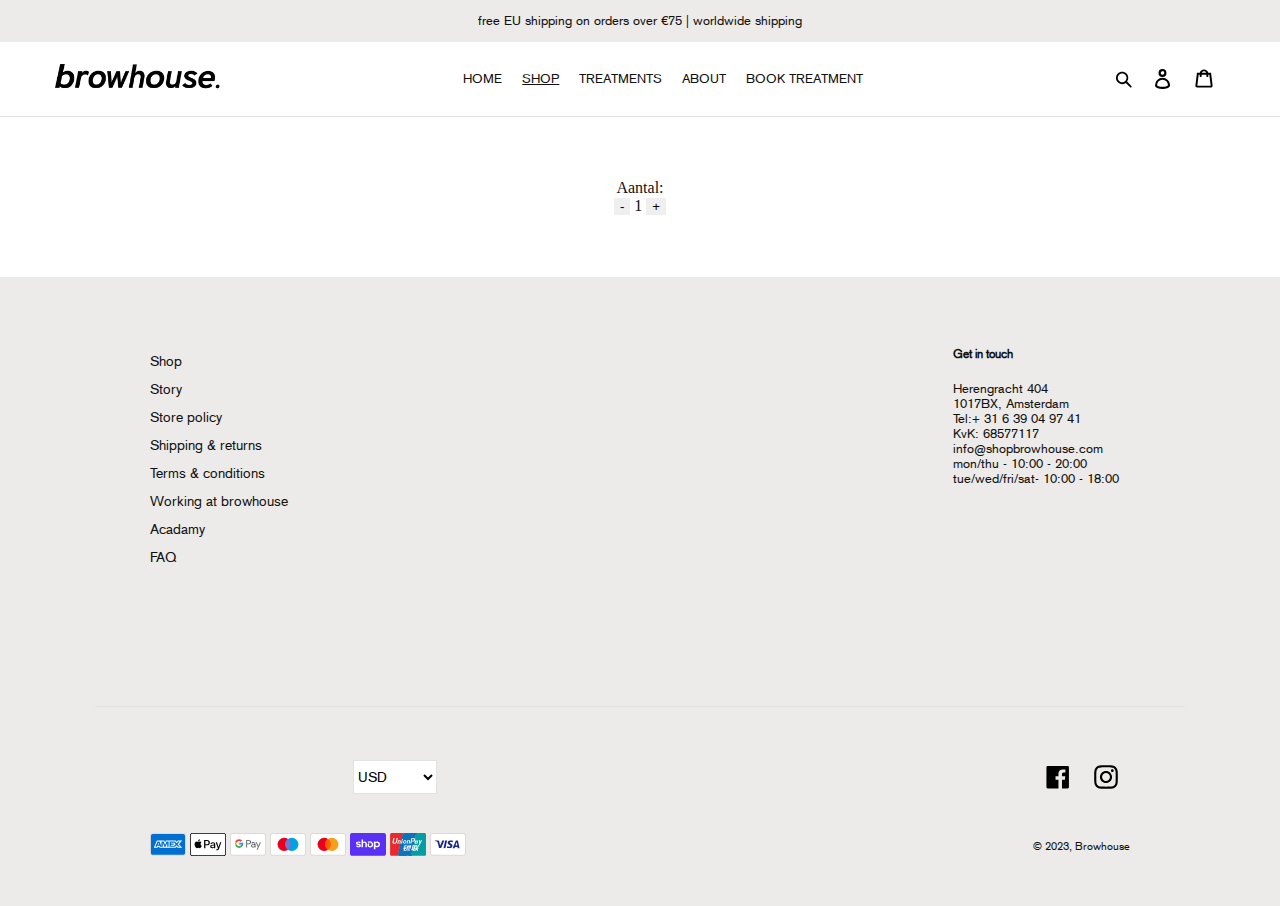
<file: shop.html>
<!doctype html>
<html lang="nl">

<head>
    <meta charset="UTF-8">
    <meta name="author" content="Magdalena Mijatovic">
    <meta name="viewport" content="width=device-width, initial-scale=1">
    <title>Browhouse | behandelingen</title>

    <link href="styles/shop.css" rel="stylesheet">
    <link rel="icon" type="image/png+xml" href="images/iconLogo.png">
</head>

<body>
    <header>
        <p>free EU shipping on orders over €75 | worldwide shipping</p>
        <section>

            <a href="#"><img src="./images/logo_300x300.png" alt="Logo Browhouse"></a>

            <!-- https://stackoverflow.com/questions/26819675/navbar-highlight-for-current-page -->
            <nav>
                <ul>
                    <li><a href="#">Home</a></li>
                    <li><a class="active" aria-currrent="page" href="#">Shop</a></li>
                    <li><a href="index.html">Treatments</a></li>
                    <li><a href="about.html">About</a></li>
                    <li><a href="#">Book treatment</a></li>

                </ul>
            </nav>


            <nav>
                <ul>
                    <li>
                        <a href="#">
                            <svg aria-hidden="true" focusable="false" role="presentation" viewBox="0 0 37 40"
                                alt="search">
                                <path
                                    d="M35.6 36l-9.8-9.8c4.1-5.4 3.6-13.2-1.3-18.1-5.4-5.4-14.2-5.4-19.7 0-5.4 5.4-5.4 14.2 0 19.7 2.6 2.6 6.1 4.1 9.8 4.1 3 0 5.9-1 8.3-2.8l9.8 9.8c.4.4.9.6 1.4.6s1-.2 1.4-.6c.9-.9.9-2.1.1-2.9zm-20.9-8.2c-2.6 0-5.1-1-7-2.9-3.9-3.9-3.9-10.1 0-14C9.6 9 12.2 8 14.7 8s5.1 1 7 2.9c3.9 3.9 3.9 10.1 0 14-1.9 1.9-4.4 2.9-7 2.9z">

                                </path>
                            </svg>
                        </a>
                    </li>
                    <li>
                        <a href="#">
                            <svg aria-hidden="true" focusable="false" role="presentation" viewBox="0 0 28.33 37.68"
                                alt="account">
                                <path
                                    d="M14.17 14.9a7.45 7.45 0 1 0-7.5-7.45 7.46 7.46 0 0 0 7.5 7.45zm0-10.91a3.45 3.45 0 1 1-3.5 3.46A3.46 3.46 0 0 1 14.17 4zM14.17 16.47A14.18 14.18 0 0 0 0 30.68c0 1.41.66 4 5.11 5.66a27.17 27.17 0 0 0 9.06 1.34c6.54 0 14.17-1.84 14.17-7a14.18 14.18 0 0 0-14.17-14.21zm0 17.21c-6.3 0-10.17-1.77-10.17-3a10.17 10.17 0 1 1 20.33 0c.01 1.23-3.86 3-10.16 3z">
                                </path>
                            </svg>
                        </a>
                    </li>
                    <li>
                        <a href="#">
                            <svg aria-hidden="true" focusable="false" role="presentation" viewBox="0 0 37 40"
                                alt="shopping chart">
                                <path
                                    d="M36.5 34.8L33.3 8h-5.9C26.7 3.9 23 .8 18.5.8S10.3 3.9 9.6 8H3.7L.5 34.8c-.2 1.5.4 2.4.9 3 .5.5 1.4 1.2 3.1 1.2h28c1.3 0 2.4-.4 3.1-1.3.7-.7 1-1.8.9-2.9zm-18-30c2.2 0 4.1 1.4 4.7 3.2h-9.5c.7-1.9 2.6-3.2 4.8-3.2zM4.5 35l2.8-23h2.2v3c0 1.1.9 2 2 2s2-.9 2-2v-3h10v3c0 1.1.9 2 2 2s2-.9 2-2v-3h2.2l2.8 23h-28z">
                                </path>
                            </svg>
                        </a>
                    </li>
                </ul>
            </nav>

            <button aria-hidden="true">
                <svg focusable="false" role="presentation" viewBox="0 0 37 40" alt="">
                    <path
                        d="M33.5 25h-30c-1.1 0-2-.9-2-2s.9-2 2-2h30c1.1 0 2 .9 2 2s-.9 2-2 2zm0-11.5h-30c-1.1 0-2-.9-2-2s.9-2 2-2h30c1.1 0 2 .9 2 2s-.9 2-2 2zm0 23h-30c-1.1 0-2-.9-2-2s.9-2 2-2h30c1.1 0 2 .9 2 2s-.9 2-2 2z">
                    </path>
                </svg>
            </button>

            <button aria-hidden="true">
                <svg focusable="false" role="presentation" viewBox="0 0 40 40" alt="">
                    <path
                        d="M23.868 20.015L39.117 4.78c1.11-1.108 1.11-2.77 0-3.877-1.109-1.108-2.773-1.108-3.882 0L19.986 16.137 4.737.904C3.628-.204 1.965-.204.856.904c-1.11 1.108-1.11 2.77 0 3.877l15.249 15.234L.855 35.248c-1.108 1.108-1.108 2.77 0 3.877.555.554 1.248.831 1.942.831s1.386-.277 1.94-.83l15.25-15.234 15.248 15.233c.555.554 1.248.831 1.941.831s1.387-.277 1.941-.83c1.11-1.109 1.11-2.77 0-3.878L23.868 20.015z">
                    </path>
                </svg>
            </button>
        </section>
    </header>

    <main>

        <section>
            

            <section>

                <div>
                    <p>Aantal:</p>
                    <button type="button" id="aantalMinder">-</button>
                    <span id="aantal">1</span>
                    <button type="button" id="aantalMeer">+</button>
                </div>

                
                
            </section>




            </p>
        </section>

    </main>

    <footer>
        <section>
            <nav>
                <ul>
                    <li>
                        <a href="#">Shop</a>
                    </li>
                    <li>
                        <a href="#">Story</a>
                    </li>
                    <li>
                        <a href="#">Store policy</a>
                    </li>
                    <li>
                        <a href="#">Shipping & returns</a>
                    </li>
                    <li>
                        <a href="#">Terms & conditions</a>
                    </li>
                    <li>
                        <a href="#">Working at browhouse</a>
                    </li>
                    <li>
                        <a href="#">Acadamy</a>
                    </li>
                    <li>
                        <a href="#">FAQ</a>
                    </li>
                </ul>
            </nav>
            <section>
                <!-- https://www.freecodecamp.org/news/html-new-line-br-tag-line-break/ -->
                <h5>Get in touch</h5>
                <p>
                    Herengracht 404<br>
                    1017BX, Amsterdam<br>
                    Tel:+ 31 6 39 04 97 41<br>
                    KvK: 68577117<br>
                </p>

                <p> <a href="#">info@shopbrowhouse.com</a><br>
                    mon/thu - 10:00 - 20:00<br>
                    tue/wed/fri/sat- 10:00 - 18:00<br>
                </p>
            </section>
        </section>




        <section>

            <!-- https://www.html-code-generator.com/html/drop-down/currency-names -->
            <select>
                <option value="USD">usd</option>
                <option value="EUR">eur</option>
                <option value="JPY">jpy</option>
                <option value="GBP">gbp</option>
                <option value="AUD">aud</option>
                <option value="CAD">cad</option>
                <option value="CHF">chf</option>
                <option value="CNY">cny</option>
                <option value="NZD">nzd</option>
                <option value="HKD">hkd</option>
            </select>


            <ul>
                <li><a href="https://www.facebook.com/browhousenl/"><svg aria-hidden="true" focusable="false"
                            role="presentation" viewBox="0 0 20 20">
                            <path
                                d="M18.05.811q.439 0 .744.305t.305.744v16.637q0 .439-.305.744t-.744.305h-4.732v-7.221h2.415l.342-2.854h-2.757v-1.83q0-.659.293-1t1.073-.342h1.488V3.762q-.976-.098-2.171-.098-1.634 0-2.635.964t-1 2.72V9.47H7.951v2.854h2.415v7.221H1.413q-.439 0-.744-.305t-.305-.744V1.859q0-.439.305-.744T1.413.81H18.05z">
                            </path>
                        </svg></a></li>
                <li><a href="https://www.instagram.com/browhouse"><svg aria-hidden="true" focusable="false"
                            role="presentation" viewBox="0 0 512 512">
                            <path
                                d="M256 49.5c67.3 0 75.2.3 101.8 1.5 24.6 1.1 37.9 5.2 46.8 8.7 11.8 4.6 20.2 10 29 18.8s14.3 17.2 18.8 29c3.4 8.9 7.6 22.2 8.7 46.8 1.2 26.6 1.5 34.5 1.5 101.8s-.3 75.2-1.5 101.8c-1.1 24.6-5.2 37.9-8.7 46.8-4.6 11.8-10 20.2-18.8 29s-17.2 14.3-29 18.8c-8.9 3.4-22.2 7.6-46.8 8.7-26.6 1.2-34.5 1.5-101.8 1.5s-75.2-.3-101.8-1.5c-24.6-1.1-37.9-5.2-46.8-8.7-11.8-4.6-20.2-10-29-18.8s-14.3-17.2-18.8-29c-3.4-8.9-7.6-22.2-8.7-46.8-1.2-26.6-1.5-34.5-1.5-101.8s.3-75.2 1.5-101.8c1.1-24.6 5.2-37.9 8.7-46.8 4.6-11.8 10-20.2 18.8-29s17.2-14.3 29-18.8c8.9-3.4 22.2-7.6 46.8-8.7 26.6-1.3 34.5-1.5 101.8-1.5m0-45.4c-68.4 0-77 .3-103.9 1.5C125.3 6.8 107 11.1 91 17.3c-16.6 6.4-30.6 15.1-44.6 29.1-14 14-22.6 28.1-29.1 44.6-6.2 16-10.5 34.3-11.7 61.2C4.4 179 4.1 187.6 4.1 256s.3 77 1.5 103.9c1.2 26.8 5.5 45.1 11.7 61.2 6.4 16.6 15.1 30.6 29.1 44.6 14 14 28.1 22.6 44.6 29.1 16 6.2 34.3 10.5 61.2 11.7 26.9 1.2 35.4 1.5 103.9 1.5s77-.3 103.9-1.5c26.8-1.2 45.1-5.5 61.2-11.7 16.6-6.4 30.6-15.1 44.6-29.1 14-14 22.6-28.1 29.1-44.6 6.2-16 10.5-34.3 11.7-61.2 1.2-26.9 1.5-35.4 1.5-103.9s-.3-77-1.5-103.9c-1.2-26.8-5.5-45.1-11.7-61.2-6.4-16.6-15.1-30.6-29.1-44.6-14-14-28.1-22.6-44.6-29.1-16-6.2-34.3-10.5-61.2-11.7-27-1.1-35.6-1.4-104-1.4z">
                            </path>
                            <path
                                d="M256 126.6c-71.4 0-129.4 57.9-129.4 129.4s58 129.4 129.4 129.4 129.4-58 129.4-129.4-58-129.4-129.4-129.4zm0 213.4c-46.4 0-84-37.6-84-84s37.6-84 84-84 84 37.6 84 84-37.6 84-84 84z">

                            </path>
                            <circle cx="390.5" cy="121.5" r="30.2"></circle>
                        </svg></a></li>
            </ul>

            <ul>
                <li><svg xmlns="http://www.w3.org/2000/svg" role="img" viewBox="0 0 38 24"
                        aria-labelledby="pi-american_express">
                        <title id="pi-american_express">American Express</title>
                        <g fill="none">
                            <path fill="#000"
                                d="M35,0 L3,0 C1.3,0 0,1.3 0,3 L0,21 C0,22.7 1.4,24 3,24 L35,24 C36.7,24 38,22.7 38,21 L38,3 C38,1.3 36.6,0 35,0 Z"
                                opacity=".07"></path>
                            <path fill="#006FCF"
                                d="M35,1 C36.1,1 37,1.9 37,3 L37,21 C37,22.1 36.1,23 35,23 L3,23 C1.9,23 1,22.1 1,21 L1,3 C1,1.9 1.9,1 3,1 L35,1">
                            </path>
                            <path fill="#FFF"
                                d="M8.971,10.268 L9.745,12.144 L8.203,12.144 L8.971,10.268 Z M25.046,10.346 L22.069,10.346 L22.069,11.173 L24.998,11.173 L24.998,12.412 L22.075,12.412 L22.075,13.334 L25.052,13.334 L25.052,14.073 L27.129,11.828 L25.052,9.488 L25.046,10.346 L25.046,10.346 Z M10.983,8.006 L14.978,8.006 L15.865,9.941 L16.687,8 L27.057,8 L28.135,9.19 L29.25,8 L34.013,8 L30.494,11.852 L33.977,15.68 L29.143,15.68 L28.065,14.49 L26.94,15.68 L10.03,15.68 L9.536,14.49 L8.406,14.49 L7.911,15.68 L4,15.68 L7.286,8 L10.716,8 L10.983,8.006 Z M19.646,9.084 L17.407,9.084 L15.907,12.62 L14.282,9.084 L12.06,9.084 L12.06,13.894 L10,9.084 L8.007,9.084 L5.625,14.596 L7.18,14.596 L7.674,13.406 L10.27,13.406 L10.764,14.596 L13.484,14.596 L13.484,10.661 L15.235,14.602 L16.425,14.602 L18.165,10.673 L18.165,14.603 L19.623,14.603 L19.647,9.083 L19.646,9.084 Z M28.986,11.852 L31.517,9.084 L29.695,9.084 L28.094,10.81 L26.546,9.084 L20.652,9.084 L20.652,14.602 L26.462,14.602 L28.076,12.864 L29.624,14.602 L31.499,14.602 L28.987,11.852 L28.986,11.852 Z">
                            </path>
                        </g>
                    </svg></li>
                <li><svg viewBox="0 0 165.521 105.965">
                        <path fill="#000"
                            d="M150.698 0H14.823c-.566 0-1.133 0-1.698.003-.477.004-.953.009-1.43.022-1.039.028-2.087.09-3.113.274a10.51 10.51 0 0 0-2.958.975 9.932 9.932 0 0 0-4.35 4.35 10.463 10.463 0 0 0-.975 2.96C.113 9.611.052 10.658.024 11.696a70.22 70.22 0 0 0-.022 1.43C0 13.69 0 14.256 0 14.823v76.318c0 .567 0 1.132.002 1.699.003.476.009.953.022 1.43.028 1.036.09 2.084.275 3.11a10.46 10.46 0 0 0 .974 2.96 9.897 9.897 0 0 0 1.83 2.52 9.874 9.874 0 0 0 2.52 1.83c.947.483 1.917.79 2.96.977 1.025.183 2.073.245 3.112.273.477.011.953.017 1.43.02.565.004 1.132.004 1.698.004h135.875c.565 0 1.132 0 1.697-.004.476-.002.952-.009 1.431-.02 1.037-.028 2.085-.09 3.113-.273a10.478 10.478 0 0 0 2.958-.977 9.955 9.955 0 0 0 4.35-4.35c.483-.947.789-1.917.974-2.96.186-1.026.246-2.074.274-3.11.013-.477.02-.954.022-1.43.004-.567.004-1.132.004-1.699V14.824c0-.567 0-1.133-.004-1.699a63.067 63.067 0 0 0-.022-1.429c-.028-1.038-.088-2.085-.274-3.112a10.4 10.4 0 0 0-.974-2.96 9.94 9.94 0 0 0-4.35-4.35A10.52 10.52 0 0 0 156.939.3c-1.028-.185-2.076-.246-3.113-.274a71.417 71.417 0 0 0-1.431-.022C151.83 0 151.263 0 150.698 0z">
                        </path>
                        <path fill="#FFF"
                            d="M150.698 3.532l1.672.003c.452.003.905.008 1.36.02.793.022 1.719.065 2.583.22.75.135 1.38.34 1.984.648a6.392 6.392 0 0 1 2.804 2.807c.306.6.51 1.226.645 1.983.154.854.197 1.783.218 2.58.013.45.019.9.02 1.36.005.557.005 1.113.005 1.671v76.318c0 .558 0 1.114-.004 1.682-.002.45-.008.9-.02 1.35-.022.796-.065 1.725-.221 2.589a6.855 6.855 0 0 1-.645 1.975 6.397 6.397 0 0 1-2.808 2.807c-.6.306-1.228.511-1.971.645-.881.157-1.847.2-2.574.22-.457.01-.912.017-1.379.019-.555.004-1.113.004-1.669.004H14.801c-.55 0-1.1 0-1.66-.004a74.993 74.993 0 0 1-1.35-.018c-.744-.02-1.71-.064-2.584-.22a6.938 6.938 0 0 1-1.986-.65 6.337 6.337 0 0 1-1.622-1.18 6.355 6.355 0 0 1-1.178-1.623 6.935 6.935 0 0 1-.646-1.985c-.156-.863-.2-1.788-.22-2.578a66.088 66.088 0 0 1-.02-1.355l-.003-1.327V14.474l.002-1.325a66.7 66.7 0 0 1 .02-1.357c.022-.792.065-1.717.222-2.587a6.924 6.924 0 0 1 .646-1.981c.304-.598.7-1.144 1.18-1.623a6.386 6.386 0 0 1 1.624-1.18 6.96 6.96 0 0 1 1.98-.646c.865-.155 1.792-.198 2.586-.22.452-.012.905-.017 1.354-.02l1.677-.003h135.875">
                        </path>
                        <g>
                            <g>
                                <path fill="#000"
                                    d="M43.508 35.77c1.404-1.755 2.356-4.112 2.105-6.52-2.054.102-4.56 1.355-6.012 3.112-1.303 1.504-2.456 3.959-2.156 6.266 2.306.2 4.61-1.152 6.063-2.858">
                                </path>
                                <path fill="#000"
                                    d="M45.587 39.079c-3.35-.2-6.196 1.9-7.795 1.9-1.6 0-4.049-1.8-6.698-1.751-3.447.05-6.645 2-8.395 5.1-3.598 6.2-.95 15.4 2.55 20.45 1.699 2.5 3.747 5.25 6.445 5.151 2.55-.1 3.549-1.65 6.647-1.65 3.097 0 3.997 1.65 6.696 1.6 2.798-.05 4.548-2.5 6.247-5 1.95-2.85 2.747-5.6 2.797-5.75-.05-.05-5.396-2.101-5.446-8.251-.05-5.15 4.198-7.6 4.398-7.751-2.399-3.548-6.147-3.948-7.447-4.048">
                                </path>
                            </g>
                            <g>
                                <path fill="#000"
                                    d="M78.973 32.11c7.278 0 12.347 5.017 12.347 12.321 0 7.33-5.173 12.373-12.529 12.373h-8.058V69.62h-5.822V32.11h14.062zm-8.24 19.807h6.68c5.07 0 7.954-2.729 7.954-7.46 0-4.73-2.885-7.434-7.928-7.434h-6.706v14.894z">
                                </path>
                                <path fill="#000"
                                    d="M92.764 61.847c0-4.809 3.665-7.564 10.423-7.98l7.252-.442v-2.08c0-3.04-2.001-4.704-5.562-4.704-2.938 0-5.07 1.507-5.51 3.82h-5.252c.157-4.86 4.731-8.395 10.918-8.395 6.654 0 10.995 3.483 10.995 8.89v18.663h-5.38v-4.497h-.13c-1.534 2.937-4.914 4.782-8.579 4.782-5.406 0-9.175-3.222-9.175-8.057zm17.675-2.417v-2.106l-6.472.416c-3.64.234-5.536 1.585-5.536 3.95 0 2.288 1.975 3.77 5.068 3.77 3.95 0 6.94-2.522 6.94-6.03z">
                                </path>
                                <path fill="#000"
                                    d="M120.975 79.652v-4.496c.364.051 1.247.103 1.715.103 2.573 0 4.029-1.09 4.913-3.899l.52-1.663-9.852-27.293h6.082l6.863 22.146h.13l6.862-22.146h5.927l-10.216 28.67c-2.34 6.577-5.017 8.735-10.683 8.735-.442 0-1.872-.052-2.261-.157z">
                                </path>
                            </g>
                        </g>
                    </svg></li>
                <li><svg viewBox="0 0 38 24">
                        <path d="M35 0H3C1.3 0 0 1.3 0 3v18c0 1.7 1.4 3 3 3h32c1.7 0 3-1.3 3-3V3c0-1.7-1.4-3-3-3z"
                            fill="#000" opacity=".07"></path>
                        <path d="M35 1c1.1 0 2 .9 2 2v18c0 1.1-.9 2-2 2H3c-1.1 0-2-.9-2-2V3c0-1.1.9-2 2-2h32"
                            fill="#FFF"></path>
                        <path
                            d="M18.093 11.976v3.2h-1.018v-7.9h2.691a2.447 2.447 0 0 1 1.747.692 2.28 2.28 0 0 1 .11 3.224l-.11.116c-.47.447-1.098.69-1.747.674l-1.673-.006zm0-3.732v2.788h1.698c.377.012.741-.135 1.005-.404a1.391 1.391 0 0 0-1.005-2.354l-1.698-.03zm6.484 1.348c.65-.03 1.286.188 1.778.613.445.43.682 1.03.65 1.649v3.334h-.969v-.766h-.049a1.93 1.93 0 0 1-1.673.931 2.17 2.17 0 0 1-1.496-.533 1.667 1.667 0 0 1-.613-1.324 1.606 1.606 0 0 1 .613-1.336 2.746 2.746 0 0 1 1.698-.515c.517-.02 1.03.093 1.49.331v-.208a1.134 1.134 0 0 0-.417-.901 1.416 1.416 0 0 0-.98-.368 1.545 1.545 0 0 0-1.319.717l-.895-.564a2.488 2.488 0 0 1 2.182-1.06zM23.29 13.52a.79.79 0 0 0 .337.662c.223.176.5.269.785.263.429-.001.84-.17 1.146-.472.305-.286.478-.685.478-1.103a2.047 2.047 0 0 0-1.324-.374 1.716 1.716 0 0 0-1.03.294.883.883 0 0 0-.392.73zm9.286-3.75l-3.39 7.79h-1.048l1.281-2.728-2.224-5.062h1.103l1.612 3.885 1.569-3.885h1.097z"
                            fill="#5F6368"></path>
                        <path
                            d="M13.986 11.284c0-.308-.024-.616-.073-.92h-4.29v1.747h2.451a2.096 2.096 0 0 1-.9 1.373v1.134h1.464a4.433 4.433 0 0 0 1.348-3.334z"
                            fill="#4285F4"></path>
                        <path
                            d="M9.629 15.721a4.352 4.352 0 0 0 3.01-1.097l-1.466-1.14a2.752 2.752 0 0 1-4.094-1.44H5.577v1.17a4.53 4.53 0 0 0 4.052 2.507z"
                            fill="#34A853"></path>
                        <path
                            d="M7.079 12.05a2.709 2.709 0 0 1 0-1.735v-1.17H5.577a4.505 4.505 0 0 0 0 4.075l1.502-1.17z"
                            fill="#FBBC04"></path>
                        <path
                            d="M9.629 8.44a2.452 2.452 0 0 1 1.74.68l1.3-1.293a4.37 4.37 0 0 0-3.065-1.183 4.53 4.53 0 0 0-4.027 2.5l1.502 1.171a2.715 2.715 0 0 1 2.55-1.875z"
                            fill="#EA4335"></path>
                    </svg></li>
                <li><svg viewBox="0 0 38 24">
                        <path opacity=".07"
                            d="M35 0H3C1.3 0 0 1.3 0 3v18c0 1.7 1.4 3 3 3h32c1.7 0 3-1.3 3-3V3c0-1.7-1.4-3-3-3z"></path>
                        <path fill="#fff"
                            d="M35 1c1.1 0 2 .9 2 2v18c0 1.1-.9 2-2 2H3c-1.1 0-2-.9-2-2V3c0-1.1.9-2 2-2h32"></path>
                        <circle fill="#EB001B" cx="15" cy="12" r="7"></circle>
                        <circle fill="#00A2E5" cx="23" cy="12" r="7"></circle>
                        <path fill="#7375CF"
                            d="M22 12c0-2.4-1.2-4.5-3-5.7-1.8 1.3-3 3.4-3 5.7s1.2 4.5 3 5.7c1.8-1.2 3-3.3 3-5.7z">
                        </path>
                    </svg></li>
                <li><svg viewBox="0 0 38 24">
                        <path opacity=".07"
                            d="M35 0H3C1.3 0 0 1.3 0 3v18c0 1.7 1.4 3 3 3h32c1.7 0 3-1.3 3-3V3c0-1.7-1.4-3-3-3z"></path>
                        <path fill="#fff"
                            d="M35 1c1.1 0 2 .9 2 2v18c0 1.1-.9 2-2 2H3c-1.1 0-2-.9-2-2V3c0-1.1.9-2 2-2h32"></path>
                        <circle fill="#EB001B" cx="15" cy="12" r="7"></circle>
                        <circle fill="#F79E1B" cx="23" cy="12" r="7"></circle>
                        <path fill="#FF5F00"
                            d="M22 12c0-2.4-1.2-4.5-3-5.7-1.8 1.3-3 3.4-3 5.7s1.2 4.5 3 5.7c1.8-1.2 3-3.3 3-5.7z">
                        </path>
                    </svg></li>
                <li><svg viewBox="0 0 38 24">
                        <path opacity=".07"
                            d="M35 0H3C1.3 0 0 1.3 0 3v18c0 1.7 1.4 3 3 3h32c1.7 0 3-1.3 3-3V3c0-1.7-1.4-3-3-3z"
                            fill="#000"></path>
                        <path
                            d="M35.889 0C37.05 0 38 .982 38 2.182v19.636c0 1.2-.95 2.182-2.111 2.182H2.11C.95 24 0 23.018 0 21.818V2.182C0 .982.95 0 2.111 0H35.89z"
                            fill="#5A31F4"></path>
                        <path
                            d="M9.35 11.368c-1.017-.223-1.47-.31-1.47-.705 0-.372.306-.558.92-.558.54 0 .934.238 1.225.704a.079.079 0 00.104.03l1.146-.584a.082.082 0 00.032-.114c-.475-.831-1.353-1.286-2.51-1.286-1.52 0-2.464.755-2.464 1.956 0 1.275 1.15 1.597 2.17 1.82 1.02.222 1.474.31 1.474.705 0 .396-.332.582-.993.582-.612 0-1.065-.282-1.34-.83a.08.08 0 00-.107-.035l-1.143.57a.083.083 0 00-.036.111c.454.92 1.384 1.437 2.627 1.437 1.583 0 2.539-.742 2.539-1.98s-1.155-1.598-2.173-1.82v-.003zM15.49 8.855c-.65 0-1.224.232-1.636.646a.04.04 0 01-.069-.03v-2.64a.08.08 0 00-.08-.081H12.27a.08.08 0 00-.08.082v8.194a.08.08 0 00.08.082h1.433a.08.08 0 00.081-.082v-3.594c0-.695.528-1.227 1.239-1.227.71 0 1.226.521 1.226 1.227v3.594a.08.08 0 00.081.082h1.433a.08.08 0 00.081-.082v-3.594c0-1.51-.981-2.577-2.355-2.577zM20.753 8.62c-.778 0-1.507.24-2.03.588a.082.082 0 00-.027.109l.632 1.088a.08.08 0 00.11.03 2.5 2.5 0 011.318-.366c1.25 0 2.17.891 2.17 2.068 0 1.003-.736 1.745-1.669 1.745-.76 0-1.288-.446-1.288-1.077 0-.361.152-.657.548-.866a.08.08 0 00.032-.113l-.596-1.018a.08.08 0 00-.098-.035c-.799.299-1.359 1.018-1.359 1.984 0 1.46 1.152 2.55 2.76 2.55 1.877 0 3.227-1.313 3.227-3.195 0-2.018-1.57-3.492-3.73-3.492zM28.675 8.843c-.724 0-1.373.27-1.845.746-.026.027-.069.007-.069-.029v-.572a.08.08 0 00-.08-.082h-1.397a.08.08 0 00-.08.082v8.182a.08.08 0 00.08.081h1.433a.08.08 0 00.081-.081v-2.683c0-.036.043-.054.069-.03a2.6 2.6 0 001.808.7c1.682 0 2.993-1.373 2.993-3.157s-1.313-3.157-2.993-3.157zm-.271 4.929c-.956 0-1.681-.768-1.681-1.783s.723-1.783 1.681-1.783c.958 0 1.68.755 1.68 1.783 0 1.027-.713 1.783-1.681 1.783h.001z"
                            fill="#fff"></path>
                    </svg></li>
                <li><svg viewBox="-36 25 38 24">
                        <path fill="#005B9A"
                            d="M-36 46.8v.7-.7zM-18.3 25v24h-7.2c-1.3 0-2.1-1-1.8-2.3l4.4-19.4c.3-1.3 1.9-2.3 3.2-2.3h1.4zm12.6 0c-1.3 0-2.9 1-3.2 2.3l-4.5 19.4c-.3 1.3.5 2.3 1.8 2.3h-4.9V25h10.8z">
                        </path>
                        <path fill="#E9292D"
                            d="M-19.7 25c-1.3 0-2.9 1.1-3.2 2.3l-4.4 19.4c-.3 1.3.5 2.3 1.8 2.3h-8.9c-.8 0-1.5-.6-1.5-1.4v-21c0-.8.7-1.6 1.5-1.6h14.7z">
                        </path>
                        <path fill="#0E73B9"
                            d="M-5.7 25c-1.3 0-2.9 1.1-3.2 2.3l-4.4 19.4c-.3 1.3.5 2.3 1.8 2.3H-26h.5c-1.3 0-2.1-1-1.8-2.3l4.4-19.4c.3-1.3 1.9-2.3 3.2-2.3h14z">
                        </path>
                        <path fill="#059DA4"
                            d="M2 26.6v21c0 .8-.6 1.4-1.5 1.4h-12.1c-1.3 0-2.1-1.1-1.8-2.3l4.5-19.4C-8.6 26-7 25-5.7 25H.5c.9 0 1.5.7 1.5 1.6z">
                        </path>
                        <path fill="#fff"
                            d="M-21.122 38.645h.14c.14 0 .28-.07.28-.14l.42-.63h1.19l-.21.35h1.4l-.21.63h-1.68c-.21.28-.42.42-.7.42h-.84l.21-.63m-.21.91h3.01l-.21.7h-1.19l-.21.7h1.19l-.21.7h-1.19l-.28 1.05c-.07.14 0 .28.28.21h.98l-.21.7h-1.89c-.35 0-.49-.21-.35-.63l.35-1.33h-.77l.21-.7h.77l.21-.7h-.7l.21-.7zm4.83-1.75v.42s.56-.42 1.12-.42h1.96l-.77 2.66c-.07.28-.35.49-.77.49h-2.24l-.49 1.89c0 .07 0 .14.14.14h.42l-.14.56h-1.12c-.42 0-.56-.14-.49-.35l1.47-5.39h.91zm1.68.77h-1.75l-.21.7s.28-.21.77-.21h1.05l.14-.49zm-.63 1.68c.14 0 .21 0 .21-.14l.14-.35h-1.75l-.14.56 1.54-.07zm-1.19.84h.98v.42h.28c.14 0 .21-.07.21-.14l.07-.28h.84l-.14.49c-.07.35-.35.49-.77.56h-.56v.77c0 .14.07.21.35.21h.49l-.14.56h-1.19c-.35 0-.49-.14-.49-.49l.07-2.1zm4.2-2.45l.21-.84h1.19l-.07.28s.56-.28 1.05-.28h1.47l-.21.84h-.21l-1.12 3.85h.21l-.21.77h-.21l-.07.35h-1.19l.07-.35h-2.17l.21-.77h.21l1.12-3.85h-.28m1.26 0l-.28 1.05s.49-.21.91-.28c.07-.35.21-.77.21-.77h-.84zm-.49 1.54l-.28 1.12s.56-.28.98-.28c.14-.42.21-.77.21-.77l-.91-.07zm.21 2.31l.21-.77h-.84l-.21.77h.84zm2.87-4.69h1.12l.07.42c0 .07.07.14.21.14h.21l-.21.7h-.77c-.28 0-.49-.07-.49-.35l-.14-.91zm-.35 1.47h3.57l-.21.77h-1.19l-.21.7h1.12l-.21.77h-1.26l-.28.42h.63l.14.84c0 .07.07.14.21.14h.21l-.21.7h-.7c-.35 0-.56-.07-.56-.35l-.14-.77-.56.84c-.14.21-.35.35-.63.35h-1.05l.21-.7h.35c.14 0 .21-.07.35-.21l.84-1.26h-1.05l.21-.77h1.19l.21-.7h-1.19l.21-.77zm-19.74-5.04c-.14.7-.42 1.19-.91 1.54-.49.35-1.12.56-1.89.56-.7 0-1.26-.21-1.54-.56-.21-.28-.35-.56-.35-.98 0-.14 0-.35.07-.56l.84-3.92h1.19l-.77 3.92v.28c0 .21.07.35.14.49.14.21.35.28.7.28s.7-.07.91-.28c.21-.21.42-.42.49-.77l.77-3.92h1.19l-.84 3.92m1.12-1.54h.84l-.07.49.14-.14c.28-.28.63-.42 1.05-.42.35 0 .63.14.77.35.14.21.21.49.14.91l-.49 2.38h-.91l.42-2.17c.07-.28.07-.49 0-.56-.07-.14-.21-.14-.35-.14-.21 0-.42.07-.56.21-.14.14-.28.35-.28.63l-.42 2.03h-.91l.63-3.57m9.8 0h.84l-.07.49.14-.14c.28-.28.63-.42 1.05-.42.35 0 .63.14.77.35s.21.49.14.91l-.49 2.38h-.91l.42-2.24c.07-.21 0-.42-.07-.49-.07-.14-.21-.14-.35-.14-.21 0-.42.07-.56.21-.14.14-.28.35-.28.63l-.42 2.03h-.91l.7-3.57m-5.81 0h.98l-.77 3.5h-.98l.77-3.5m.35-1.33h.98l-.21.84h-.98l.21-.84zm1.4 4.55c-.21-.21-.35-.56-.35-.98v-.21c0-.07 0-.21.07-.28.14-.56.35-1.05.7-1.33.35-.35.84-.49 1.33-.49.42 0 .77.14 1.05.35.21.21.35.56.35.98v.21c0 .07 0 .21-.07.28-.14.56-.35.98-.7 1.33-.35.35-.84.49-1.33.49-.35 0-.7-.14-1.05-.35m1.89-.7c.14-.21.28-.49.35-.84v-.35c0-.21-.07-.35-.14-.49a.635.635 0 0 0-.49-.21c-.28 0-.49.07-.63.28-.14.21-.28.49-.35.84v.28c0 .21.07.35.14.49.14.14.28.21.49.21.28.07.42 0 .63-.21m6.51-4.69h2.52c.49 0 .84.14 1.12.35.28.21.35.56.35.91v.28c0 .07 0 .21-.07.28-.07.49-.35.98-.7 1.26-.42.35-.84.49-1.4.49h-1.4l-.42 2.03h-1.19l1.19-5.6m.56 2.59h1.12c.28 0 .49-.07.7-.21.14-.14.28-.35.35-.63v-.28c0-.21-.07-.35-.21-.42-.14-.07-.35-.14-.7-.14h-.91l-.35 1.68zm8.68 3.71c-.35.77-.7 1.26-.91 1.47-.21.21-.63.7-1.61.7l.07-.63c.84-.28 1.26-1.4 1.54-1.96l-.28-3.78h1.19l.07 2.38.91-2.31h1.05l-2.03 4.13m-2.94-3.85l-.42.28c-.42-.35-.84-.56-1.54-.21-.98.49-1.89 4.13.91 2.94l.14.21h1.12l.7-3.29-.91.07m-.56 1.82c-.21.56-.56.84-.91.77-.28-.14-.35-.63-.21-1.19.21-.56.56-.84.91-.77.28.14.35.63.21 1.19">
                        </path>
                    </svg></li>
                <li><svg viewBox="0 0 38 24">
                        <path opacity=".07"
                            d="M35 0H3C1.3 0 0 1.3 0 3v18c0 1.7 1.4 3 3 3h32c1.7 0 3-1.3 3-3V3c0-1.7-1.4-3-3-3z"></path>
                        <path fill="#fff"
                            d="M35 1c1.1 0 2 .9 2 2v18c0 1.1-.9 2-2 2H3c-1.1 0-2-.9-2-2V3c0-1.1.9-2 2-2h32"></path>
                        <path
                            d="M28.3 10.1H28c-.4 1-.7 1.5-1 3h1.9c-.3-1.5-.3-2.2-.6-3zm2.9 5.9h-1.7c-.1 0-.1 0-.2-.1l-.2-.9-.1-.2h-2.4c-.1 0-.2 0-.2.2l-.3.9c0 .1-.1.1-.1.1h-2.1l.2-.5L27 8.7c0-.5.3-.7.8-.7h1.5c.1 0 .2 0 .2.2l1.4 6.5c.1.4.2.7.2 1.1.1.1.1.1.1.2zm-13.4-.3l.4-1.8c.1 0 .2.1.2.1.7.3 1.4.5 2.1.4.2 0 .5-.1.7-.2.5-.2.5-.7.1-1.1-.2-.2-.5-.3-.8-.5-.4-.2-.8-.4-1.1-.7-1.2-1-.8-2.4-.1-3.1.6-.4.9-.8 1.7-.8 1.2 0 2.5 0 3.1.2h.1c-.1.6-.2 1.1-.4 1.7-.5-.2-1-.4-1.5-.4-.3 0-.6 0-.9.1-.2 0-.3.1-.4.2-.2.2-.2.5 0 .7l.5.4c.4.2.8.4 1.1.6.5.3 1 .8 1.1 1.4.2.9-.1 1.7-.9 2.3-.5.4-.7.6-1.4.6-1.4 0-2.5.1-3.4-.2-.1.2-.1.2-.2.1zm-3.5.3c.1-.7.1-.7.2-1 .5-2.2 1-4.5 1.4-6.7.1-.2.1-.3.3-.3H18c-.2 1.2-.4 2.1-.7 3.2-.3 1.5-.6 3-1 4.5 0 .2-.1.2-.3.2M5 8.2c0-.1.2-.2.3-.2h3.4c.5 0 .9.3 1 .8l.9 4.4c0 .1 0 .1.1.2 0-.1.1-.1.1-.1l2.1-5.1c-.1-.1 0-.2.1-.2h2.1c0 .1 0 .1-.1.2l-3.1 7.3c-.1.2-.1.3-.2.4-.1.1-.3 0-.5 0H9.7c-.1 0-.2 0-.2-.2L7.9 9.5c-.2-.2-.5-.5-.9-.6-.6-.3-1.7-.5-1.9-.5L5 8.2z"
                            fill="#142688"></path>
                    </svg></li>
            </ul>

            <p>© 2023, Browhouse</p>

        </section>
    </footer>

    <script defer src="scripts/shop.js"></script>
</body>

</html>
</file>
<file: styles/style.css>
/**************/
/* CSS REMEDY */
/**************/

*,
*::after,
*::before {
	box-sizing: border-box;
	border: 0;
	margin: 0;
}

button,
summary {
	cursor: pointer;
}


/*********************/
/* CUSTOM PROPERTIES */
/*********************/
/* fonts */
@font-face {
	font-family: 'basiccommericalItalic';
	src: url('../fonts/basiccommercial_i4.1e3523a998a80ff2e6546b2cd001aec8a0856a1d.woff2') format('woff2');
}

@font-face {
	font-family: 'basiccommericalNormal';
	src: url('../fonts/basiccommercial_n4.161334af349df25a2cfd2ef229e3fe638b6471c6.woff2') format('woff2');
}

@font-face {
	font-family: 'basiccommericalBold';
	src: url('../fonts/basiccommercial_n7.58fc15bd5b52101eea961dd8bc6882e199098b2d.woff2') format('woff2');
}

@font-face {
	font-family: 'helveticaNormal';
	src: url('../fonts/helvetica_n3.e01288c0d2e8e4f4101819b750499a38c41ed953.woff2') format('woff2');
}

@font-face {
	font-family: 'helveticaBold';
	src: url('../fonts/helvetica_n4.fe093fe9ca22a15354813c912484945a36b79146.woff2') format('woff2');
}

:root {
	/* LICHT THEMA */
	/* voor de tekst */
	--color-text: #111;

	/* basiskleuren */
	--color-wit: #f3f3f3;
	--color-grijs: #ECEBE9;
	--color-divider: #e2e2e2;

	/* achtergrond kleur */
	--color-background: #fff;

	/* hoverkleuren van de buttons */
	--color-hover-light-theme: #666666;

}

/********************/
/* ALGEMENE STIJLEN */
/********************/
body {
	margin: 0 auto;
	background-color: var(--color-background);
	color: var(--color-text);
}

/*------------------------------------------------------------------*/
/*----------------------------Header--------------------------------*/
/*------------------------------------------------------------------*/


/* navigatie, menu en aanbiedingsbalk */
header section {
	background-color: var(--color-background);
	height: 3.9375rem;
	display: flex;
	justify-content: center;
	align-items: center;
	padding: 0 0.9375rem;
	border-bottom: 0.0625rem solid var(--color-divider);
}

/* flex grow zorgt ervoor dat het alle overige ruimte inneemt | > betekent alleen het directe kind */
header section:first-of-type>a:first-child {
	flex-grow: 1;
}

header section {
	justify-content: center;
}

/* Grijze balk | Top van de pagina*/
header p {
	background-color: var(--color-grijs);
	font-family: 'basiccommericalNormal';
	top: 0;
	width: 100%;
	font-size: small;
	line-height: 2em;
	text-align: center;
	justify-content: center;
	padding: 0.6em;
}

/* logo browhouse */
header img {
	align-self: flex-start;
	width: 10.3125rem;
	height: auto;
	padding-top: 0.5rem;
}

/* icoontjes | zoeken, account en winkelwagen */
header nav:nth-of-type(2) ul {
	list-style: none;
	padding: 0;
	display: flex;
	align-items: center;
	justify-content: flex-end;
	gap: 0;
	width: 7.395rem;
	height: 2.60375rem;
}

/* icoontje | zoeken */
header nav:nth-of-type(2) li:nth-of-type(1) {
	margin: 0;
	padding: 0;
	display: flex;
	align-items: center;
	justify-content: center;
	height: 2.60375rem;
	width: 2.1875rem;
}

/* icoontje | account */
header nav:nth-of-type(2) li:nth-of-type(2) {
	margin: 0;
	padding: 0;
	display: flex;
	align-items: center;
	justify-content: center;
	height: 2.60375rem;
	width: 2.625rem;
}

/* icoontje | winkelwagen */
header nav:nth-of-type(2) li:nth-of-type(3) {
	margin: 0;
	padding: 0;
	display: flex;
	align-items: center;
	justify-content: center;
	height: 2.60375rem;
	width: 2.625rem;
}

/* Eerste SVG-icoon */
nav ul li:nth-of-type(1) a svg {
	width: 1.1075rem;
	height: 1.108125rem;
	display: flex;
	/* Nodig om SVG te centreren */
	align-items: center;
	/* Verticale uitlijning in het midden */
	justify-content: center;
	/* Horizontale uitlijning in het midden */
}

/* Tweede SVG-icoon */
nav ul li:nth-of-type(2) a svg {
	width: 0.94rem;
	height: 1.25rem;
	display: flex;
	/* Nodig om SVG te centreren */
	align-items: center;
	/* Verticale uitlijning in het midden */
	justify-content: center;
	/* Horizontale uitlijning in het midden */
}

/* Derde SVG-icoon */
nav ul li:nth-of-type(3) a svg {
	width: 1.126875rem;
	height: 1.19375rem;
	display: flex;
	align-items: center;
	justify-content: center;
}

/* hamburger menu */
header button:nth-of-type(1) {
	/* Zorgt ervoor dat de button aan de rechterkant staat */
	margin-left: 0;
	/* Plaats de button aan de rechterkant */
	background: none;
	border: none;
	cursor: pointer;
	width: 2.625rem;
	height: 2.60375rem;
}

/* hamburger svg */
header button:nth-of-type(1) svg {
	width: 1.25rem;
	height: 1.25rem;
}

/* kruisje menu */
header button:nth-of-type(2) {
	margin-left: 0;
	background: none;
	padding: 10px 11px;
	border: none;
	cursor: pointer;
	width: 2.625rem;
	height: 2.60375rem;
	display: none;
}

/* kruisje svg */
header button:nth-of-type(2) svg {
	width: 1.2475rem;
	height: 1.24625rem;
}

header nav:nth-of-type(2) {
	display: flex;
}

/* menu mobiele weergave */
header nav:nth-of-type(1) {
	justify-content: center;
	position: fixed;
	left: 0;
	right: 0;
	top: 6.536875rem;
	width: 100%;
	background-color: var(--color-background);
	transform: translateX(-100%);
}


header nav:nth-of-type(1) ul {
	padding: 0;
	display: block;
	justify-content: flex-start;
}

header nav:nth-of-type(1) li {
	list-style: none;
	text-align: start;
}

header nav:nth-of-type(1) ul li a {
	font-family: 'basiccommericalNormal';
	font-size: 0.875rem;
	text-decoration: none;
	text-transform: uppercase;
	padding: 1rem;
	display: block;
	font-family: 'basiccommericalNormal';
	border-bottom: solid 1px var(--color-divider);
	color: var(--color-text);
}

header nav:nth-of-type(1) ul li a:hover {
	color: var(--color-hover-light-theme);
}

header nav:nth-of-type(1) ul li a.active {
	text-decoration: underline;
}


/* als er op de menubutton gedrukt wordt verplaatst het verborgen gedeelte op het scherm (van links naar rechts) (mobiele weergave) */
header nav:nth-of-type(1).actief {
	transform: translateX(0%);
}

/* navigatie op desktop weergave 750px */
@media (min-width:46.875rem) {

	header button:nth-of-type(1) {
		display: none;
	}

	header button:nth-of-type(2) {
		display: none;
	}

	header section {
		background-color: var(--color-background);
		height: 6.3125rem;
		display: flex;
		justify-content: space-between;
		align-items: center;
		padding: 0 3.4375rem;
		border-bottom: 0.0625rem solid var(--color-divider);
	}


	header nav:nth-of-type(1) {
		display: flex;
		position: static;
		flex-wrap: wrap;
		justify-content: center;
		align-items: center;
		min-width: 19.78125rem;
		margin: 0;
		background-color: none;
		transform: translateX(0);
		padding: 0 2.8525rem;
	}


	header nav:nth-of-type(1) ul {
		display: flex;
		flex-wrap: wrap;
		justify-content: center;
		align-items: center;
		padding: 0rem 0rem;
		height: auto;
		margin: 0;
		background-color: none;
	}

	header nav:nth-of-type(1) ul li a {
		font-family: 'basiccommericalNormal';
		font-size: 0.8125rem;
		text-decoration: none;
		text-transform: uppercase;
		padding: 0.1875rem 0.625rem;
		display: block;
		font-family: 'basiccommericalNormal';
		border: none;
		color: var(--color-text);
	}

	header nav:nth-of-type(1) ul li a:hover {
		text-decoration: underline;
	}
}

@media (min-width:56.4375rem) {
	header section {
		height: 4.71875rem;

	}
}

/*------------------------------------------------------------------*/
/*-------------------------Einde-Header-----------------------------*/
/*------------------------------------------------------------------*/

main section {
	padding: 0rem;
}

/* text: treatments */
main h2 {
	font-family: 'basiccommericalNormal';
	text-transform: uppercase;
	font-size: 0.875rem;
	align-items: center;
	justify-content: center;
	padding: 2.1875rem 0;
	text-align: center;
	letter-spacing: 0.125rem;
	font-weight: 200;
}

/* first ul li */
main section:nth-of-type(1) ul {
	list-style: none;
	padding: 0 3.4375rem;
	display: grid;
	grid-template-columns: repeat(autofit, minmax(20.6875rem, 33.125rem));
	gap: 1.875rem;
	max-width: 68.125rem;
	margin: 0 auto;
	justify-content: center;
	align-items: flex-start;
}

main section:nth-of-type(1) ul li {
	display: flex;
	flex-direction: column;
	align-items: center;
	text-align: center;
	align-items: center;
	height: 100%;
	justify-content: space-between;
}



main section:nth-of-type(1) ul li h4{
letter-spacing: 0.07rem;
}

main section ul li img {
	width: 100%;
	margin: 0 auto;
}

main section:nth-of-type(1) ul li button {
	background: none;
	border: 0.1em solid var(--color-text);
	font-family: 'basiccommericalNormal';
	font-size: 0.75rem;
	padding: 0.5rem 0.625rem;
	text-transform: uppercase;
	height: 1.875rem;
	width: 6.170625rem;
}

main section:nth-of-type(1) ul li button:hover {
	border: 0.1rem solid var(--color-hover-light-theme);
	color: var(--color-hover-light-theme);
}

/* desktop weergave behandelingen */
@media (min-width:46.875rem) {
	main section:nth-of-type(1) ul {
		list-style: none;
		padding: 0 3.4375rem;
		display: grid;
		grid-template-columns: repeat(2, minmax(18.84375rem, 33.125rem));
		gap: 1.875rem;
		margin: 0 auto;
		justify-content: center;
		align-items: flex-start;
	}
}

/* text: packages */
h4 {
	font-family: 'basiccommericalNormal';
	text-transform: uppercase;
	font-size: 0.75rem;
	padding: 1.09375rem 0 1.09375rem 0;
	
	
}

p {
	font-family: 'basiccommericalNormal';
	font-size: 0.8125rem;
	padding: 0 0.625rem 1.09375rem 0.625rem;
	letter-spacing: 0.01875rem;
	line-height: 1.5;
}


/* second ul li */
main section:nth-of-type(2) {
	display: flex;
	flex-direction: column;
	align-items: center;
	justify-content: center;
	text-align: center;
	max-width: 70rem;
	padding: 6.875rem;
	margin: 0 auto;
}

main section:nth-of-type(2) p {
	max-width: 44.79125rem;
}

main section h3 {
	font-family: 'basiccommericalNormal';
	text-transform: uppercase;
	font-size: 1.25rem;
	align-items: center;
	justify-content: center;
	text-align: center;
	padding-bottom: 1.09375rem;
}

main section:nth-last-of-type(2) p{

min-width: 21.4375rem;
}

main section:nth-of-type(3) ul {
	width: 100%;
	list-style: none;
	display: grid;
	grid-template-columns: repeat(1, minmax(20.25rem, 43.625rem));
	gap: 1.875em;
	margin: 0 auto;
	justify-content: center;
	align-items: flex-start;
	text-align: start;
	padding-left: 1.375rem;
	padding-right: 1.375rem;
	padding-bottom: 3.4375rem;
}

/* desktop weergave packages */
@media (min-width:46.875rem) {
	main section:nth-of-type(3) ul {
		width: 100%;
		list-style: none;
		display: grid;
		grid-template-columns: repeat(3, minmax(11.936875rem, 21.458125rem));
		gap: 1.875rem;
		margin: 0 auto;
		justify-content: center;
		align-items: flex-start;
		text-align: start;
		padding-left: 3.4375rem;
		padding-right: 3.4375rem;
		padding-bottom: 3.4375rem;
	}
}

main section:nth-of-type(3) ul li {
	display: flex;
	flex-direction: column;
	justify-content: space-between;
	height: 100%;
}

main section:nth-of-type(3) ul li p {
	padding-left: 0;
}

span {
	font-weight: bolder;
}

main section:nth-of-type(3) ul li button {
	width: 6.375rem;
	height: 1.875rem;
	text-transform: uppercase;
	background: none;
	border: 0.1rem solid var(--color-text);
	font-family: 'basiccommericalNormal';
	font-size: 0.75rem;
	margin: 0;
}

main section:nth-of-type(3) ul li button:hover {
	border-color: var(--color-hover-light-theme);
	color: var(--color-hover-light-theme);
}

/*------------------------------------------------------------------*/
/*-----------------------------Footer-------------------------------*/
/*------------------------------------------------------------------*/

footer{
	background-color: var(--color-grijs);
}

footer > section:nth-of-type(1) {
	background-color: var(--color-grijs);
	color: var(--color-text);
	width: 100%;
	padding-left: 2.5rem;
	padding-right: 2.5rem;
	padding-top: 2.8125rem;
	padding-bottom: 3.4375rem;
}

/* stijling van de links */
footer nav{
	padding-bottom: 12.65625rem;
}

footer nav a {
	text-decoration: none;
	color: var(--color-text);
	font-family: 'basiccommericalNormal';
	font-size: 0.875rem;
}

footer nav a:hover {
	text-decoration: underline;
	color: var(--color-hover-light-theme);
}

footer > section:nth-of-type(1) ul{
	padding: 0;
	display: block;
	background-color: none;
	justify-content: flex-start;
	width:fit-content;
}

/* stijling van de li */
footer > section:nth-of-type(1) ul li {
	list-style: none;
	padding: 0.9375rem 0;
	display: block;

}


/* Stijling "contact""*/
footer > section:nth-child(2) {
	display: block;
	justify-content: flex-start;
	width: fit-content;
	padding: 0;
}

h5 {
	font-family: 'basiccommericalNormal';
	font-size: 0.75rem;
	padding-bottom: 1.21525rem;
}

footer section p {
	font-family: 'basiccommericalNormal';
	font-size: 0.8125rem;
	padding-left: 0; 
}

/* ruimte tussen het 2e blokje en 3e blokje*/


footer p a {
	text-decoration: none;
	color: var(--color-text)
}

footer p a:hover {
	text-decoration: underline;
	color: var(--color-hover-light-theme);
}

/* stijling onder de devider*/

footer section:nth-of-type(2) {
	background-color: var(--color-grijs);
	width: 100%;
	padding: 1.875rem;
	display: block; /* Gebruik flexbox voor layout */
	justify-content: center;
	align-items: center;
	border-top: 0.1rem solid var(--color-divider);
  }

/**********/
/* VALUTA */
select{
	font-family: 'basiccommericalNormal';
	text-transform: uppercase;
	font-size: 0.875rem;
	border: 0.05rem solid var(--color-divider);
	background-color: var(--color-background);
	width: 5.26rem;
	height: 2.175rem;
	margin: 0 auto;
	/**/
	display:flex;
	justify-content: center;
	align-items: center;
}

footer section:nth-of-type(2) section{
	display: block;
	justify-content: center;
	align-items: center;
	width: fit-content;
}


/***********/
/* SOCIALS */
footer section:nth-of-type(2) ul:nth-of-type(1) {
	display: flex;
	justify-content: center;
	padding-left:0;
	padding-top: 30px;
}

footer section:nth-of-type(2) ul:nth-of-type(1) li {
	width: fit-content;
	list-style: none;
}

footer section:nth-of-type(2) ul:nth-of-type(1) li a {
	width:3em;
	aspect-ratio: 1/1;
	display:grid;
	place-items: center;
}

/*stijling socials svg*/
footer section:nth-of-type(2) ul:nth-of-type(1) li svg {
	width:50%;
}


/**********************/
/*stijling BETALEN svg*/
footer section:nth-of-type(2) ul:nth-of-type(2){
	list-style: none;
	display: flex;
	justify-content: center;
	align-items: center;
	gap:.25em;
	padding-left:0;
	padding-top: 1.875rem;

}

footer section:nth-of-type(2) ul:nth-of-type(2) svg {
	width: 2.25rem;
}

/*************/
/* copyright */
footer section:nth-of-type(2) p {
	padding-top: 1.875rem;
	display: flex;
	justify-content: center;
	font-size: 0.6875rem;
}
/************************************/
/* footer op desktop weergave 750px */
@media (min-width:46.875rem) {
	footer > section:nth-of-type(1) {
		max-width: 68.125rem;
		padding-left: 3.4375rem;
		padding-right: 3.4375rem;
		padding-top: 4.375rem;
		padding-bottom: 3.4375rem;
		justify-content: space-between;
		display: grid;
		grid-template-columns: repeat(2, minmax(10.91875rem,11.06125rem ));
		margin: 0 auto;
	}


	/* stijling van de links */
footer nav{
	padding-bottom: 5rem;
	
}


/* stijling van de li */
footer > section:nth-of-type(1) ul li {
	list-style: none;
	padding: 0.3125rem 0;
}

/* stijling onder de devider*/

footer section:nth-of-type(2) {
	max-width: 68.125rem;
	padding-left: 3.4375rem;
	padding-right: 3.4375rem;
	display: grid;
	grid-template-columns: repeat(2, minmax(20.28125rem,34.0625rem));
	margin: 0 auto;
	justify-content:space-between;
}

/**********************/
/*stijling BETALEN svg*/
footer section:nth-of-type(2) ul:nth-of-type(2){
	justify-content: start;
	align-content: center;
	padding: 1rem 0;
}

/*************/
/* copyright */
footer section:nth-of-type(2) p {
	justify-content: flex-end;
	align-content: center;
	padding: 1rem 0;
}

/***********/
/* SOCIALS */
footer section:nth-of-type(2) ul:nth-of-type(1) {
	justify-content: flex-end;
	align-content: center;
	padding: 1rem 0;
}

/**********/
/* VALUTA */
select{
	justify-content: flex-start;



}}
</file>
<file: styles/about.css>
/**************/
/* CSS REMEDY */
/**************/

*,
*::after,
*::before {
    box-sizing: border-box;
    border: 0;
    margin: 0;
}

button,
summary {
    cursor: pointer;
}


/*********************/
/* CUSTOM PROPERTIES */
/*********************/
/* fonts */
@font-face {
    font-family: 'basiccommericalItalic';
    src: url('../fonts/basiccommercial_i4.1e3523a998a80ff2e6546b2cd001aec8a0856a1d.woff2') format('woff2');
}

@font-face {
    font-family: 'basiccommericalNormal';
    src: url('../fonts/basiccommercial_n4.161334af349df25a2cfd2ef229e3fe638b6471c6.woff2') format('woff2');
}

@font-face {
    font-family: 'basiccommericalBold';
    src: url('../fonts/basiccommercial_n7.58fc15bd5b52101eea961dd8bc6882e199098b2d.woff2') format('woff2');
}

@font-face {
    font-family: 'helveticaNormal';
    src: url('../fonts/helvetica_n3.e01288c0d2e8e4f4101819b750499a38c41ed953.woff2') format('woff2');
}

@font-face {
    font-family: 'helveticaBold';
    src: url('../fonts/helvetica_n4.fe093fe9ca22a15354813c912484945a36b79146.woff2') format('woff2');
}

:root {
    /* LICHT THEMA */
    /* voor de tekst */
    --color-text: #111;

    /* basiskleuren */
    --color-wit: #f3f3f3;
    --color-grijs: #ECEBE9;
    --color-divider: #e2e2e2;

    /* achtergrond kleur */
    --color-background: #fff;

    /* hoverkleuren van de buttons */
    --color-hover-light-theme: #666666;

}

/********************/
/* ALGEMENE STIJLEN */
/********************/
body {
    margin: 0 auto;
    background-color: var(--color-background);
    color: var(--color-text);
}

/*------------------------------------------------------------------*/
/*----------------------------Header--------------------------------*/
/*------------------------------------------------------------------*/


/* navigatie, menu en aanbiedingsbalk */
header section {
    background-color: var(--color-background);
    height: 3.9375rem;
    display: flex;
    justify-content: center;
    align-items: center;
    padding: 0 0.9375rem;
    border-bottom: 0.0625rem solid var(--color-divider);
}

/* flex grow zorgt ervoor dat het alle overige ruimte inneemt | > betekent alleen het directe kind */
header section:first-of-type>a:first-child {
    flex-grow: 1;
}

header section {
    justify-content: center;
}

/* Grijze balk | Top van de pagina*/
header p {
    background-color: var(--color-grijs);
    font-family: 'basiccommericalNormal';
    top: 0;
    width: 100%;
    font-size: small;
    line-height: 2em;
    text-align: center;
    justify-content: center;
    padding: 0.6em;
}

/* logo browhouse */
header img {
    align-self: flex-start;
    width: 10.3125rem;
    height: auto;
    padding-top: 0.5rem;
}

/* icoontjes | zoeken, account en winkelwagen */
header nav:nth-of-type(2) ul {
    list-style: none;
    padding: 0;
    display: flex;
    align-items: center;
    justify-content: flex-end;
    gap: 0;
    width: 7.395rem;
    height: 2.60375rem;
}

/* icoontje | zoeken */
header nav:nth-of-type(2) li:nth-of-type(1) {
    margin: 0;
    padding: 0;
    display: flex;
    align-items: center;
    justify-content: center;
    height: 2.60375rem;
    width: 2.1875rem;
}

/* icoontje | account */
header nav:nth-of-type(2) li:nth-of-type(2) {
    margin: 0;
    padding: 0;
    display: flex;
    align-items: center;
    justify-content: center;
    height: 2.60375rem;
    width: 2.625rem;
}

/* icoontje | winkelwagen */
header nav:nth-of-type(2) li:nth-of-type(3) {
    margin: 0;
    padding: 0;
    display: flex;
    align-items: center;
    justify-content: center;
    height: 2.60375rem;
    width: 2.625rem;
}

/* Eerste SVG-icoon */
nav ul li:nth-of-type(1) a svg {
    width: 1.1075rem;
    height: 1.108125rem;
    display: flex;
    /* Nodig om SVG te centreren */
    align-items: center;
    /* Verticale uitlijning in het midden */
    justify-content: center;
    /* Horizontale uitlijning in het midden */
}

/* Tweede SVG-icoon */
nav ul li:nth-of-type(2) a svg {
    width: 0.94rem;
    height: 1.25rem;
    display: flex;
    /* Nodig om SVG te centreren */
    align-items: center;
    /* Verticale uitlijning in het midden */
    justify-content: center;
    /* Horizontale uitlijning in het midden */
}

/* Derde SVG-icoon */
nav ul li:nth-of-type(3) a svg {
    width: 1.126875rem;
    height: 1.19375rem;
    display: flex;
    align-items: center;
    justify-content: center;
}

/* hamburger menu */
header button:nth-of-type(1) {
    /* Zorgt ervoor dat de button aan de rechterkant staat */
    margin-left: 0;
    /* Plaats de button aan de rechterkant */
    background: none;
    border: none;
    cursor: pointer;
    width: 2.625rem;
    height: 2.60375rem;
}

/* hamburger svg */
header button:nth-of-type(1) svg {
    width: 1.25rem;
    height: 1.25rem;
}

/* kruisje menu */
header button:nth-of-type(2) {
    margin-left: 0;
    background: none;
    padding: 10px 11px;
    border: none;
    cursor: pointer;
    width: 2.625rem;
    height: 2.60375rem;
    display: none;
}

/* kruisje svg */
header button:nth-of-type(2) svg {
    width: 1.2475rem;
    height: 1.24625rem;
}

header nav:nth-of-type(2) {
    display: flex;
}

/* menu mobiele weergave */
header nav:nth-of-type(1) {
    justify-content: center;
    position: fixed;
    left: 0;
    right: 0;
    top: 6.536875rem;
    width: 100%;
    background-color: var(--color-background);
    transform: translateX(-100%);
}


header nav:nth-of-type(1) ul {
    padding: 0;
    display: block;
    justify-content: flex-start;
}

header nav:nth-of-type(1) li {
    list-style: none;
    text-align: start;
}

header nav:nth-of-type(1) ul li a {
    font-family: 'basiccommericalNormal';
    font-size: 0.875rem;
    text-decoration: none;
    text-transform: uppercase;
    padding: 1rem;
    display: block;
    font-family: 'basiccommericalNormal';
    border-bottom: solid 1px var(--color-divider);
    color: var(--color-text);
}

header nav:nth-of-type(1) ul li a:hover {
    color: var(--color-hover-light-theme);
}

header nav:nth-of-type(1) ul li a.active {
    text-decoration: underline;
}


/* als er op de menubutton gedrukt wordt verplaatst het verborgen gedeelte op het scherm (van links naar rechts) (mobiele weergave) */
header nav:nth-of-type(1).actief {
    transform: translateX(0%);
}

/* navigatie op desktop weergave 750px */
@media (min-width:46.875rem) {

    header button:nth-of-type(1) {
        display: none;
    }

    header button:nth-of-type(2) {
        display: none;
    }

    header section {
        background-color: var(--color-background);
        height: 6.3125rem;
        display: flex;
        justify-content: space-between;
        align-items: center;
        padding: 0 3.4375rem;
        border-bottom: 0.0625rem solid var(--color-divider);
    }


    header nav:nth-of-type(1) {
        display: flex;
        position: static;
        flex-wrap: wrap;
        justify-content: center;
        align-items: center;
        min-width: 19.78125rem;
        margin: 0;
        background-color: none;
        transform: translateX(0);
        padding: 0 2.8525rem;
    }


    header nav:nth-of-type(1) ul {
        display: flex;
        flex-wrap: wrap;
        justify-content: center;
        align-items: center;
        padding: 0rem 0rem;
        height: auto;
        margin: 0;
        background-color: none;
    }

    header nav:nth-of-type(1) ul li a {
        font-family: 'basiccommericalNormal';
        font-size: 0.8125rem;
        text-decoration: none;
        text-transform: uppercase;
        padding: 0.1875rem 0.625rem;
        display: block;
        font-family: 'basiccommericalNormal';
        border: none;
        color: var(--color-text);
    }

    header nav:nth-of-type(1) ul li a:hover {
        text-decoration: underline;
    }
}

@media (min-width:56.4375rem) {
    header section {
        height: 4.71875rem;

    }
}

/*------------------------------------------------------------------*/
/*-------------------------Einde-Header-----------------------------*/
/*------------------------------------------------------------------*/


/*------------------------------------------------------------------*/
/*-----------------------------MAIN---------------------------------*/
/*------------------------------------------------------------------*/

/*--------------------------------------------------------------*/
/*-------------------------EERSTE DEEL--------------------------*/
/*--------------------------------------------------------------*/

main {
    background-color: var(--color-background);
}

/********/
/*banner*/
main>section:nth-of-type(1) {
    background-image: url("../images/about_banner.png");
    background-repeat: no-repeat;
    background-size: cover;
    background-position: center;
    display: block;
    justify-content: center;
    align-items: center;
    height: 64.273125rem;
}

/*******************/
/*content in banner*/
main>section:nth-of-type(1) section {
    min-width: 21.125rem;
    max-width: 45rem;
    padding: 0 15px;
    background-image: none;
    display: block;
    text-align: center;
    margin: 0 auto;
}

/************/
/*eerste zin*/
h2 {
    font-family: Helvetica;
    font-size: 1.0625rem;
    color: var(--color-wit);
    padding-top: 10rem;
    padding-bottom: 0.9375rem;
    font-weight: lighter;
}

/************/
/*tweede zin*/
h3 {
    font-family: Helvetica;
    font-size: 3.125rem;
    color: var(--color-wit);
    font-weight: normal;
    padding-top: 0;
    padding-bottom: 3.125rem;
}

/*****************/
/*ul met 3 opties*/
main>section:nth-of-type(1) section ul {
    list-style: none;
    font-family: Helvetica;
    font-size: 0.7995rem;
    font-weight: 100;
    text-transform: uppercase;
    color: var(--color-wit);
    padding-left: 0;
    margin: 0 auto;
    display: grid;
    gap: 1.875rem;
}

main>section:nth-of-type(1) section ul li {
    min-width: 19.25rem;
    height: 9.3618125rem;
    background-color: rgba(255, 255, 255, 0.1);
    padding: 1.875rem 0;
    display: grid;
    justify-content: center;
    align-items: center;
}

/*****************/
/*eerste li met a*/
main>section:nth-of-type(1) section ul li:nth-of-type(1):hover {
    background-color: var(--color-text);
    transition: background-color 0.5s ease;
}

/*************/
/*teken in li*/
main>section:nth-of-type(1) section ul li svg {
    fill: var(--color-wit);
    width: 3rem;
    height: 3rem;
    justify-self: center;
}

/*****************/
/*tekst eerste li*/
main>section:nth-of-type(1) ul li a {
    text-decoration: none;
    color: var(--color-wit);
    width: 19.25rem;
    height: 9.3618125rem;
    padding-top: 0.875rem;
}

/************************************/
/* main op desktop weergave 769px */
@media (min-width:48.0625rem) {

    /********/
    /*banner*/
    main>section:nth-of-type(1) {
        height: 41.536125rem;
        text-align: center;
    }

    /*******************/
    /*content in banner*/
    main>section:nth-of-type(1) section {
        width: 46.875rem;
        display: block;
        text-align: center;
    }

    h3 {
        max-width: 22.5rem;
        margin: 0 auto;
    }

    /*****************/
    /*ul met 3 opties*/
    main>section:nth-of-type(1) section ul {
        display: flex;
        max-width: 89rem;
        justify-content: center;
    }

    main>section:nth-of-type(1) section ul li {
        width: 9.25rem;
        min-width: auto;
    }
}

/************************************/
/* main op desktop weergave 992px */
@media (min-width:62rem) {

    /********/
    /*banner*/
    main>section:nth-of-type(1) {
        height: 38.411125rem;
    }

    /*******************/
    /*content in banner*/
    main>section:nth-of-type(1) section {
        width: 46.875rem;
        display: block;
        text-align: center;
    }

    h3 {
        max-width: 100%;
        margin: 0 auto;
    }

    /*****************/
    /*ul met 3 opties*/
    main>section:nth-of-type(1) section ul {
        display: flex;
        max-width: 89rem;
        justify-content: center;
    }

    main>section:nth-of-type(1) section ul li {
        width: 12.4565625rem;
        min-width: auto;
    }
}

/************************************/
/* main op desktop weergave 1200px */
@media (min-width:75rem) {

    /********/
    /*banner*/
    main>section:nth-of-type(1) {
        height: 37.611875rem;
    }

    /*******************/
    /*content in banner*/
    main>section:nth-of-type(1) section {
        max-width: 60rem;
        display: block;
        text-align: center;
    }

    /*****************/
    /*ul met 3 opties*/
    main>section:nth-of-type(1) section ul {
        display: flex;
        max-width: 50rem;
        justify-content: center;
    }

    main>section:nth-of-type(1) section ul li {
        width: 15.3730625rem;
        min-width: 15.373125rem;
    }

}

/*--------------------------------------------------------------*/
/*-------------------------TWEEDE DEEL--------------------------*/
/*--------------------------------------------------------------*/
main>section:nth-of-type(2) {
    width: 100%;
    height: 50rem;
    background-color: var(--color-background);
    background-image: none;
    padding: 2.1875rem 1.375rem 100px 1.375rem;
    display: flex;
    flex-wrap: wrap;
}

main>section:nth-of-type(2) section {
    min-width: 20.25rem;
    max-width: 43.625;
    height: 20rem;
    background-color: var(--color-grijs);
    display: block;
    align-items: center;
    margin: 0 auto;
    padding-bottom: 2.1875rem;

}

main>section:nth-of-type(2) section a {
    text-decoration: none;
    color: var(--color-text);
    display: flex;
    justify-content: center;
}

main>section:nth-of-type(2) section>a {
    text-transform: uppercase;
    border: 0.07rem solid var(--color-text);
    width: 10.650625rem;
    padding: 0.5rem 0.625rem;
    font-size: 0.696425rem;
    display: flex;
    justify-self: center;
    margin: 0 auto;
}

main>section:nth-of-type(2) section>a:hover {
    border: 0.07rem solid var(--color-hover-light-theme);

}

main>section:nth-of-type(2) section a:hover {
    text-decoration: underline;
    color: var(--color-hover-light-theme);
    cursor: pointer;
}

main>section:nth-of-type(2) section section:nth-of-type(1) {

    width: 100%;
    height: auto;
    font-family: 'basiccommericalNormal';
    font-size: 0.8125rem;
    line-height: 1.25rem;
    text-align: center;
    padding-top: 2.1875rem;
}

main>section:nth-of-type(2) section section:nth-of-type(2) {
    margin-bottom: auto;
}

main>section:nth-of-type(2) section section:nth-of-type(1) p {
    padding-bottom: 1.215275rem;
}

main>section:nth-of-type(2) section a svg {
    width: 20px;
    padding-right: 0.2rem;
}

main>section:nth-of-type(2) section a:hover svg {
    fill: var(--color-hover-light-theme);
}


main>section:nth-of-type(2) section img {
    width: 100%;
    justify-self: center;
    align-self: flex-end;
    margin-top: auto;
    padding-bottom: 100px;

}

/************************************/
/* main op desktop weergave 750px */
@media (min-width:46.875rem) {
    main>section:nth-of-type(2) section img {
        display: none;
    }

    main>section:nth-of-type(2) {
        width: 100%;
        height: 31.25rem;
        background-color: none;
        background-image: url("../images/about_browgel.png");
        background-repeat: no-repeat;
        background-size: cover;
        background-position: center;
        display: flex;
        align-items: flex-start;
        padding:0 0 0 3.125rem;
        border-top: solid 2.1875rem var(--color-background);
        border-bottom: solid 4.375rem (--color-background);
    }

    main>section:nth-of-type(2) section {
        width: 20rem;
        height: 18.75rem;
        background-color: var(--color-background);
        position: absolute;
    

        margin: 0 auto;
        align-self: center;
        /* Voeg deze regel toe */


    }

}

/*------------------------------------------------------------------*/
/*-----------------------------Footer-------------------------------*/
/*------------------------------------------------------------------*/

footer {
    background-color: var(--color-grijs);
}

footer>section:nth-of-type(1) {
    background-color: var(--color-grijs);
    color: var(--color-text);
    width: 100%;
    padding-left: 2.5rem;
    padding-right: 2.5rem;
    padding-top: 2.8125rem;
    padding-bottom: 3.4375rem;
}

/* stijling van de links */
footer nav {
    padding-bottom: 12.65625rem;
}

footer nav a {
    text-decoration: none;
    color: var(--color-text);
    font-family: 'basiccommericalNormal';
    font-size: 0.875rem;
}

footer nav a:hover {
    text-decoration: underline;
    color: var(--color-hover-light-theme);
}

footer>section:nth-of-type(1) ul {
    padding: 0;
    display: block;
    background-color: none;
    justify-content: flex-start;
    width: fit-content;
}

/* stijling van de li */
footer>section:nth-of-type(1) ul li {
    list-style: none;
    padding: 0.9375rem 0;
    display: block;

}


/* Stijling "contact""*/
footer>section:nth-child(2) {
    display: block;
    justify-content: flex-start;
    width: fit-content;
    padding: 0;
}

h5 {
    font-family: 'basiccommericalNormal';
    font-size: 0.75rem;
    padding-bottom: 1.21525rem;
}

footer section p {
    font-family: 'basiccommericalNormal';
    font-size: 0.8125rem;
    padding-left: 0;
}

/* ruimte tussen het 2e blokje en 3e blokje*/


footer p a {
    text-decoration: none;
    color: var(--color-text)
}

footer p a:hover {
    text-decoration: underline;
    color: var(--color-hover-light-theme);
}

/* stijling onder de devider*/

footer section:nth-of-type(2) {
    background-color: var(--color-grijs);
    width: 100%;
    padding: 1.875rem;
    display: block;
    /* Gebruik flexbox voor layout */
    justify-content: center;
    align-items: center;
    border-top: 0.1rem solid var(--color-divider);
}

/**********/
/* VALUTA */
select {
    font-family: 'basiccommericalNormal';
    text-transform: uppercase;
    font-size: 0.875rem;
    border: 0.05rem solid var(--color-divider);
    background-color: var(--color-background);
    width: 5.26rem;
    height: 2.175rem;
    margin: 0 auto;
    /**/
    display: flex;
    justify-content: center;
    align-items: center;
}

footer section:nth-of-type(2) section {
    display: block;
    justify-content: center;
    align-items: center;
    width: fit-content;
}


/***********/
/* SOCIALS */
footer section:nth-of-type(2) ul:nth-of-type(1) {
    display: flex;
    justify-content: center;
    padding-left: 0;
    padding-top: 30px;
}

footer section:nth-of-type(2) ul:nth-of-type(1) li {
    width: fit-content;
    list-style: none;
}

footer section:nth-of-type(2) ul:nth-of-type(1) li a {
    width: 3em;
    aspect-ratio: 1/1;
    display: grid;
    place-items: center;
}

/*stijling socials svg*/
footer section:nth-of-type(2) ul:nth-of-type(1) li svg {
    width: 50%;
}


/**********************/
/*stijling BETALEN svg*/
footer section:nth-of-type(2) ul:nth-of-type(2) {
    list-style: none;
    display: flex;
    justify-content: center;
    align-items: center;
    gap: .25em;
    padding-left: 0;
    padding-top: 1.875rem;

}

footer section:nth-of-type(2) ul:nth-of-type(2) svg {
    width: 2.25rem;
}

/*************/
/* copyright */
footer section:nth-of-type(2) p {
    padding-top: 1.875rem;
    display: flex;
    justify-content: center;
    font-size: 0.6875rem;
}

/************************************/
/* footer op desktop weergave 750px */
@media (min-width:46.875rem) {
    footer>section:nth-of-type(1) {
        max-width: 68.125rem;
        padding-left: 3.4375rem;
        padding-right: 3.4375rem;
        padding-top: 4.375rem;
        padding-bottom: 3.4375rem;
        justify-content: space-between;
        display: grid;
        grid-template-columns: repeat(2, minmax(10.91875rem, 11.06125rem));
        margin: 0 auto;
    }


    /* stijling van de links */
    footer nav {
        padding-bottom: 5rem;

    }


    /* stijling van de li */
    footer>section:nth-of-type(1) ul li {
        list-style: none;
        padding: 0.3125rem 0;
    }

    /* stijling onder de devider*/

    footer section:nth-of-type(2) {
        max-width: 68.125rem;
        padding-left: 3.4375rem;
        padding-right: 3.4375rem;
        display: grid;
        grid-template-columns: repeat(2, minmax(20.28125rem, 34.0625rem));
        margin: 0 auto;
        justify-content: space-between;
    }

    /**********************/
    /*stijling BETALEN svg*/
    footer section:nth-of-type(2) ul:nth-of-type(2) {
        justify-content: start;
        align-content: center;
        padding: 1rem 0;
    }

    /*************/
    /* copyright */
    footer section:nth-of-type(2) p {
        justify-content: flex-end;
        align-content: center;
        padding: 1rem 0;
    }

    /***********/
    /* SOCIALS */
    footer section:nth-of-type(2) ul:nth-of-type(1) {
        justify-content: flex-end;
        align-content: center;
        padding: 1rem 0;
    }

    /**********/
    /* VALUTA */
    select {
        justify-content: flex-start;



    }
}
</file>
<file: styles/shop.css>
/**************/
/* CSS REMEDY */
/**************/

*,
*::after,
*::before {
    box-sizing: border-box;
    border: 0;
    margin: 0;
}

button,
summary {
    cursor: pointer;
}


/*********************/
/* CUSTOM PROPERTIES */
/*********************/
/* fonts */
@font-face {
    font-family: 'basiccommericalItalic';
    src: url('../fonts/basiccommercial_i4.1e3523a998a80ff2e6546b2cd001aec8a0856a1d.woff2') format('woff2');
}

@font-face {
    font-family: 'basiccommericalNormal';
    src: url('../fonts/basiccommercial_n4.161334af349df25a2cfd2ef229e3fe638b6471c6.woff2') format('woff2');
}

@font-face {
    font-family: 'basiccommericalBold';
    src: url('../fonts/basiccommercial_n7.58fc15bd5b52101eea961dd8bc6882e199098b2d.woff2') format('woff2');
}

@font-face {
    font-family: 'helveticaNormal';
    src: url('../fonts/helvetica_n3.e01288c0d2e8e4f4101819b750499a38c41ed953.woff2') format('woff2');
}

@font-face {
    font-family: 'helveticaBold';
    src: url('../fonts/helvetica_n4.fe093fe9ca22a15354813c912484945a36b79146.woff2') format('woff2');
}

:root {
    /* LICHT THEMA */
    /* voor de tekst */
    --color-text: #111;

    /* basiskleuren */
    --color-wit: #f3f3f3;
    --color-grijs: #ECEBE9;
    --color-divider: #e2e2e2;

    /* achtergrond kleur */
    --color-background: #fff;

    /* hoverkleuren van de buttons */
    --color-hover-light-theme: #666666;

}

/********************/
/* ALGEMENE STIJLEN */
/********************/
body {
    margin: 0 auto;
    background-color: var(--color-background);
    color: var(--color-text);
}

/*------------------------------------------------------------------*/
/*----------------------------Header--------------------------------*/
/*------------------------------------------------------------------*/


/* navigatie, menu en aanbiedingsbalk */
header section {
    background-color: var(--color-background);
    height: 3.9375rem;
    display: flex;
    justify-content: center;
    align-items: center;
    padding: 0 0.9375rem;
    border-bottom: 0.0625rem solid var(--color-divider);
}

/* flex grow zorgt ervoor dat het alle overige ruimte inneemt | > betekent alleen het directe kind */
header section:first-of-type>a:first-child {
    flex-grow: 1;
}

header section {
    justify-content: center;
}

/* Grijze balk | Top van de pagina*/
header p {
    background-color: var(--color-grijs);
    font-family: 'basiccommericalNormal';
    top: 0;
    width: 100%;
    font-size: small;
    line-height: 2em;
    text-align: center;
    justify-content: center;
    padding: 0.6em;
}

/* logo browhouse */
header img {
    align-self: flex-start;
    width: 10.3125rem;
    height: auto;
    padding-top: 0.5rem;
}

/* icoontjes | zoeken, account en winkelwagen */
header nav:nth-of-type(2) ul {
    list-style: none;
    padding: 0;
    display: flex;
    align-items: center;
    justify-content: flex-end;
    gap: 0;
    width: 7.395rem;
    height: 2.60375rem;
}

/* icoontje | zoeken */
header nav:nth-of-type(2) li:nth-of-type(1) {
    margin: 0;
    padding: 0;
    display: flex;
    align-items: center;
    justify-content: center;
    height: 2.60375rem;
    width: 2.1875rem;
}

/* icoontje | account */
header nav:nth-of-type(2) li:nth-of-type(2) {
    margin: 0;
    padding: 0;
    display: flex;
    align-items: center;
    justify-content: center;
    height: 2.60375rem;
    width: 2.625rem;
}

/* icoontje | winkelwagen */
header nav:nth-of-type(2) li:nth-of-type(3) {
    margin: 0;
    padding: 0;
    display: flex;
    align-items: center;
    justify-content: center;
    height: 2.60375rem;
    width: 2.625rem;
}

/* Eerste SVG-icoon */
nav ul li:nth-of-type(1) a svg {
    width: 1.1075rem;
    height: 1.108125rem;
    display: flex;
    /* Nodig om SVG te centreren */
    align-items: center;
    /* Verticale uitlijning in het midden */
    justify-content: center;
    /* Horizontale uitlijning in het midden */
}

/* Tweede SVG-icoon */
nav ul li:nth-of-type(2) a svg {
    width: 0.94rem;
    height: 1.25rem;
    display: flex;
    /* Nodig om SVG te centreren */
    align-items: center;
    /* Verticale uitlijning in het midden */
    justify-content: center;
    /* Horizontale uitlijning in het midden */
}

/* Derde SVG-icoon */
nav ul li:nth-of-type(3) a svg {
    width: 1.126875rem;
    height: 1.19375rem;
    display: flex;
    align-items: center;
    justify-content: center;
}

/* hamburger menu */
header button:nth-of-type(1) {
    /* Zorgt ervoor dat de button aan de rechterkant staat */
    margin-left: 0;
    /* Plaats de button aan de rechterkant */
    background: none;
    border: none;
    cursor: pointer;
    width: 2.625rem;
    height: 2.60375rem;
}

/* hamburger svg */
header button:nth-of-type(1) svg {
    width: 1.25rem;
    height: 1.25rem;
}

/* kruisje menu */
header button:nth-of-type(2) {
    margin-left: 0;
    background: none;
    padding: 10px 11px;
    border: none;
    cursor: pointer;
    width: 2.625rem;
    height: 2.60375rem;
    display: none;
}

/* kruisje svg */
header button:nth-of-type(2) svg {
    width: 1.2475rem;
    height: 1.24625rem;
}

header nav:nth-of-type(2) {
    display: flex;
}

/* menu mobiele weergave */
header nav:nth-of-type(1) {
    justify-content: center;
    position: fixed;
    left: 0;
    right: 0;
    top: 6.536875rem;
    width: 100%;
    background-color: var(--color-background);
    transform: translateX(-100%);
}


header nav:nth-of-type(1) ul {
    padding: 0;
    display: block;
    justify-content: flex-start;
}

header nav:nth-of-type(1) li {
    list-style: none;
    text-align: start;
}

header nav:nth-of-type(1) ul li a {
    font-family: 'basiccommericalNormal';
    font-size: 0.875rem;
    text-decoration: none;
    text-transform: uppercase;
    padding: 1rem;
    display: block;
    font-family: 'basiccommericalNormal';
    border-bottom: solid 1px var(--color-divider);
    color: var(--color-text);
}

header nav:nth-of-type(1) ul li a:hover {
    color: var(--color-hover-light-theme);
}

header nav:nth-of-type(1) ul li a.active {
    text-decoration: underline;
}


/* als er op de menubutton gedrukt wordt verplaatst het verborgen gedeelte op het scherm (van links naar rechts) (mobiele weergave) */
header nav:nth-of-type(1).actief {
    transform: translateX(0%);
}

/* navigatie op desktop weergave 750px */
@media (min-width:46.875rem) {

    header button:nth-of-type(1) {
        display: none;
    }

    header button:nth-of-type(2) {
        display: none;
    }

    header section {
        background-color: var(--color-background);
        height: 6.3125rem;
        display: flex;
        justify-content: space-between;
        align-items: center;
        padding: 0 3.4375rem;
        border-bottom: 0.0625rem solid var(--color-divider);
    }


    header nav:nth-of-type(1) {
        display: flex;
        position: static;
        flex-wrap: wrap;
        justify-content: center;
        align-items: center;
        min-width: 19.78125rem;
        margin: 0;
        background-color: none;
        transform: translateX(0);
        padding: 0 2.8525rem;
    }


    header nav:nth-of-type(1) ul {
        display: flex;
        flex-wrap: wrap;
        justify-content: center;
        align-items: center;
        padding: 0rem 0rem;
        height: auto;
        margin: 0;
        background-color: none;
    }

    header nav:nth-of-type(1) ul li a {
        font-family: 'basiccommericalNormal';
        font-size: 0.8125rem;
        text-decoration: none;
        text-transform: uppercase;
        padding: 0.1875rem 0.625rem;
        display: block;
        font-family: 'basiccommericalNormal';
        border: none;
        color: var(--color-text);
    }

    header nav:nth-of-type(1) ul li a:hover {
        text-decoration: underline;
    }
}

@media (min-width:56.4375rem) {
    header section {
        height: 4.71875rem;

    }
}

/*------------------------------------------------------------------*/
/*-------------------------Einde-Header-----------------------------*/
/*------------------------------------------------------------------*/

/*------------------------------------------------------------------*/
/*-----------------------------Main---------------------------------*/
/*------------------------------------------------------------------*/
main section {
    width: 10rem;
    height: 10rem;
    text-align: center;
    justify-content: center;
    align-items: center;
    margin: 0 auto;
}

main section h2{
    font-family: 'basiccommericalNormal';
    text-transform: uppercase;
    font-size: larger;
    padding-top: 3rem;
    font-weight: bolder;
    display: flex;

} 

main section > section{
    display: flex;
    width: fit-content;
    margin: auto;
    height: 10rem;
    
}




main section img{
    width:40rem;
    padding-top: 30px;
}


/*------------------------------------------------------------------*/
/*-----------------------------Footer-------------------------------*/
/*------------------------------------------------------------------*/

footer {
    background-color: var(--color-grijs);
}

footer>section:nth-of-type(1) {
    background-color: var(--color-grijs);
    color: var(--color-text);
    width: 100%;
    padding-left: 2.5rem;
    padding-right: 2.5rem;
    padding-top: 2.8125rem;
    padding-bottom: 3.4375rem;
}

/* stijling van de links */
footer nav {
    padding-bottom: 12.65625rem;
}

footer nav a {
    text-decoration: none;
    color: var(--color-text);
    font-family: 'basiccommericalNormal';
    font-size: 0.875rem;
}

footer nav a:hover {
    text-decoration: underline;
    color: var(--color-hover-light-theme);
}

footer>section:nth-of-type(1) ul {
    padding: 0;
    display: block;
    background-color: none;
    justify-content: flex-start;
    width: fit-content;
}

/* stijling van de li */
footer>section:nth-of-type(1) ul li {
    list-style: none;
    padding: 0.9375rem 0;
    display: block;

}


/* Stijling "contact""*/
footer>section:nth-child(2) {
    display: block;
    justify-content: flex-start;
    width: fit-content;
    padding: 0;
}

h5 {
    font-family: 'basiccommericalNormal';
    font-size: 0.75rem;
    padding-bottom: 1.21525rem;
}

footer section p {
    font-family: 'basiccommericalNormal';
    font-size: 0.8125rem;
    padding-left: 0;
}

/* ruimte tussen het 2e blokje en 3e blokje*/


footer p a {
    text-decoration: none;
    color: var(--color-text)
}

footer p a:hover {
    text-decoration: underline;
    color: var(--color-hover-light-theme);
}

/* stijling onder de devider*/

footer section:nth-of-type(2) {
    background-color: var(--color-grijs);
    width: 100%;
    padding: 1.875rem;
    display: block;
    /* Gebruik flexbox voor layout */
    justify-content: center;
    align-items: center;
    border-top: 0.1rem solid var(--color-divider);
}

/**********/
/* VALUTA */
select {
    font-family: 'basiccommericalNormal';
    text-transform: uppercase;
    font-size: 0.875rem;
    border: 0.05rem solid var(--color-divider);
    background-color: var(--color-background);
    width: 5.26rem;
    height: 2.175rem;
    margin: 0 auto;
    /**/
    display: flex;
    justify-content: center;
    align-items: center;
}

footer section:nth-of-type(2) section {
    display: block;
    justify-content: center;
    align-items: center;
    width: fit-content;
}


/***********/
/* SOCIALS */
footer section:nth-of-type(2) ul:nth-of-type(1) {
    display: flex;
    justify-content: center;
    padding-left: 0;
    padding-top: 30px;
}

footer section:nth-of-type(2) ul:nth-of-type(1) li {
    width: fit-content;
    list-style: none;
}

footer section:nth-of-type(2) ul:nth-of-type(1) li a {
    width: 3em;
    aspect-ratio: 1/1;
    display: grid;
    place-items: center;
}

/*stijling socials svg*/
footer section:nth-of-type(2) ul:nth-of-type(1) li svg {
    width: 50%;
}


/**********************/
/*stijling BETALEN svg*/
footer section:nth-of-type(2) ul:nth-of-type(2) {
    list-style: none;
    display: flex;
    justify-content: center;
    align-items: center;
    gap: .25em;
    padding-left: 0;
    padding-top: 1.875rem;

}

footer section:nth-of-type(2) ul:nth-of-type(2) svg {
    width: 2.25rem;
}

/*************/
/* copyright */
footer section:nth-of-type(2) p {
    padding-top: 1.875rem;
    display: flex;
    justify-content: center;
    font-size: 0.6875rem;
}

/************************************/
/* footer op desktop weergave 750px */
@media (min-width:46.875rem) {
    footer>section:nth-of-type(1) {
        max-width: 68.125rem;
        padding-left: 3.4375rem;
        padding-right: 3.4375rem;
        padding-top: 4.375rem;
        padding-bottom: 3.4375rem;
        justify-content: space-between;
        display: grid;
        grid-template-columns: repeat(2, minmax(10.91875rem, 11.06125rem));
        margin: 0 auto;
    }


    /* stijling van de links */
    footer nav {
        padding-bottom: 5rem;

    }


    /* stijling van de li */
    footer>section:nth-of-type(1) ul li {
        list-style: none;
        padding: 0.3125rem 0;
    }

    /* stijling onder de devider*/

    footer section:nth-of-type(2) {
        max-width: 68.125rem;
        padding-left: 3.4375rem;
        padding-right: 3.4375rem;
        display: grid;
        grid-template-columns: repeat(2, minmax(20.28125rem, 34.0625rem));
        margin: 0 auto;
        justify-content: space-between;
    }

    /**********************/
    /*stijling BETALEN svg*/
    footer section:nth-of-type(2) ul:nth-of-type(2) {
        justify-content: start;
        align-content: center;
        padding: 1rem 0;
    }

    /*************/
    /* copyright */
    footer section:nth-of-type(2) p {
        justify-content: flex-end;
        align-content: center;
        padding: 1rem 0;
    }

    /***********/
    /* SOCIALS */
    footer section:nth-of-type(2) ul:nth-of-type(1) {
        justify-content: flex-end;
        align-content: center;
        padding: 1rem 0;
    }

    /**********/
    /* VALUTA */
    select {
        justify-content: flex-start;



    }
}
</file>
